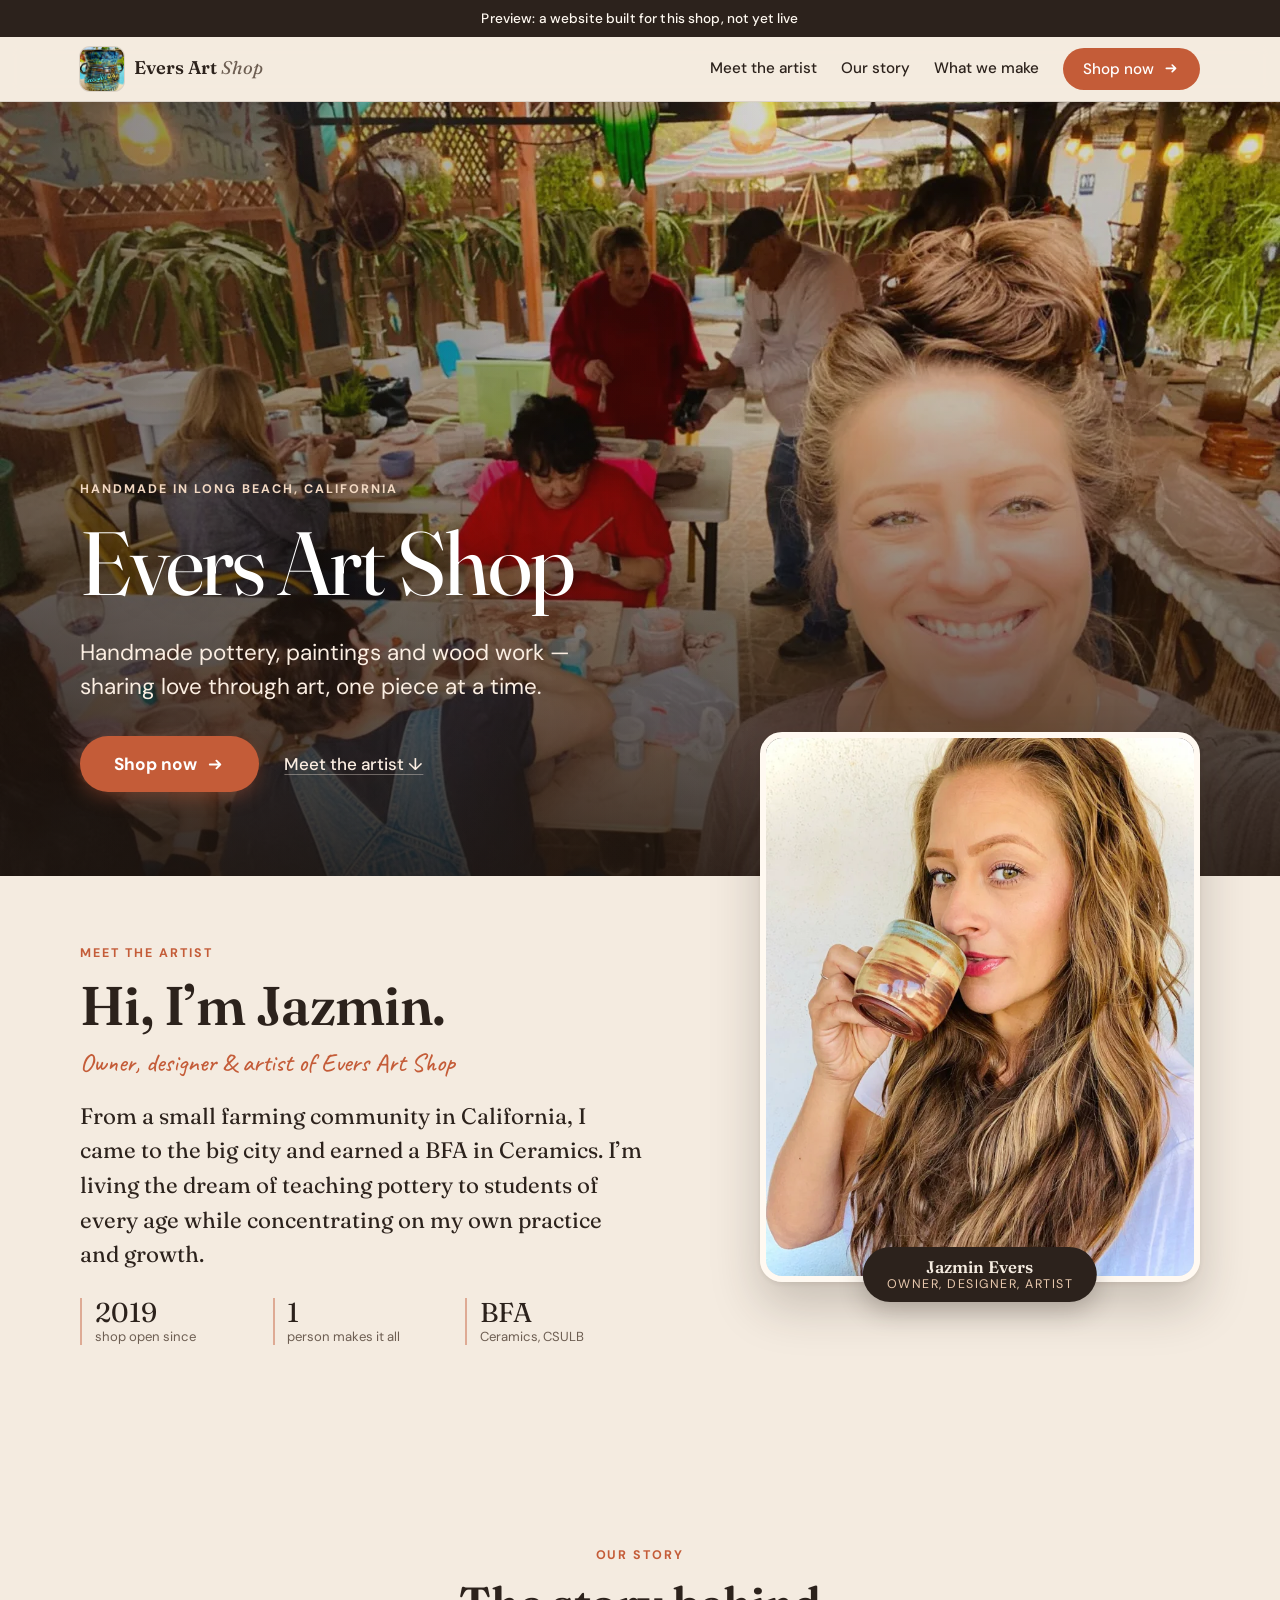
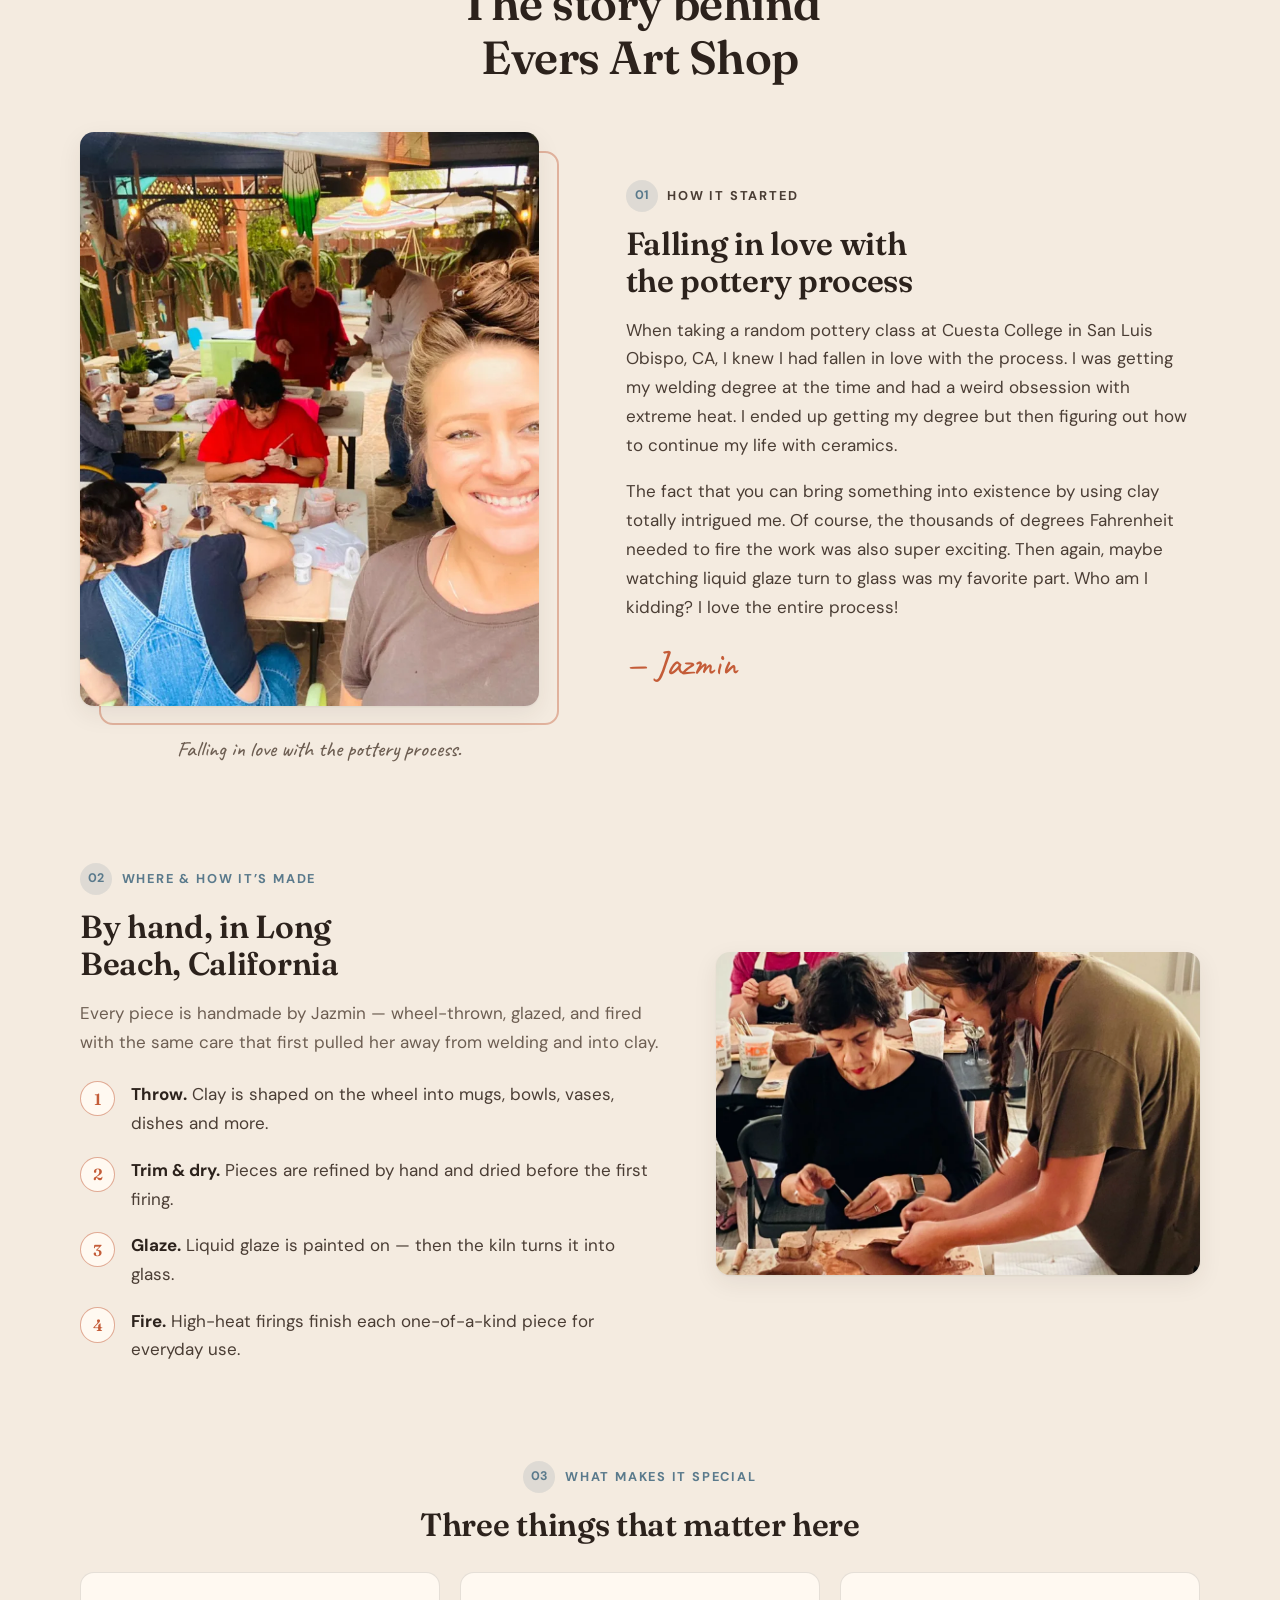
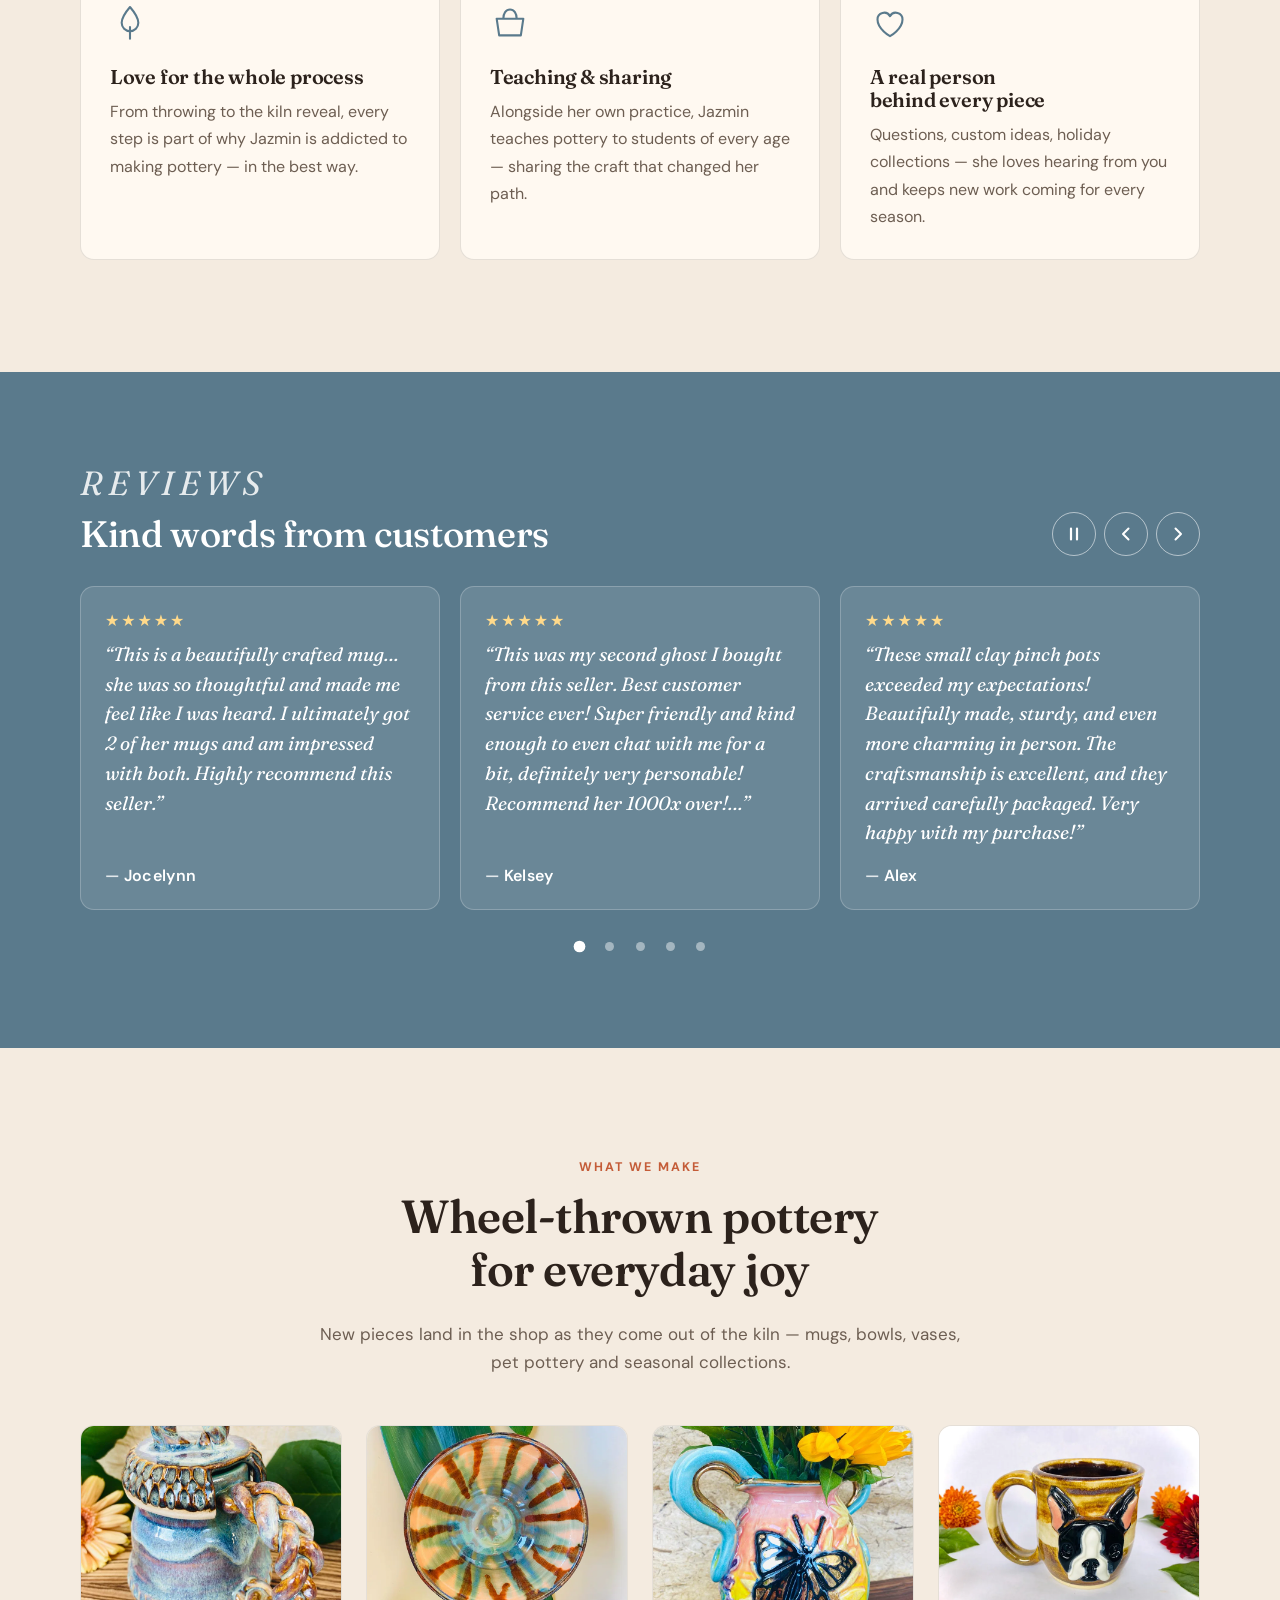
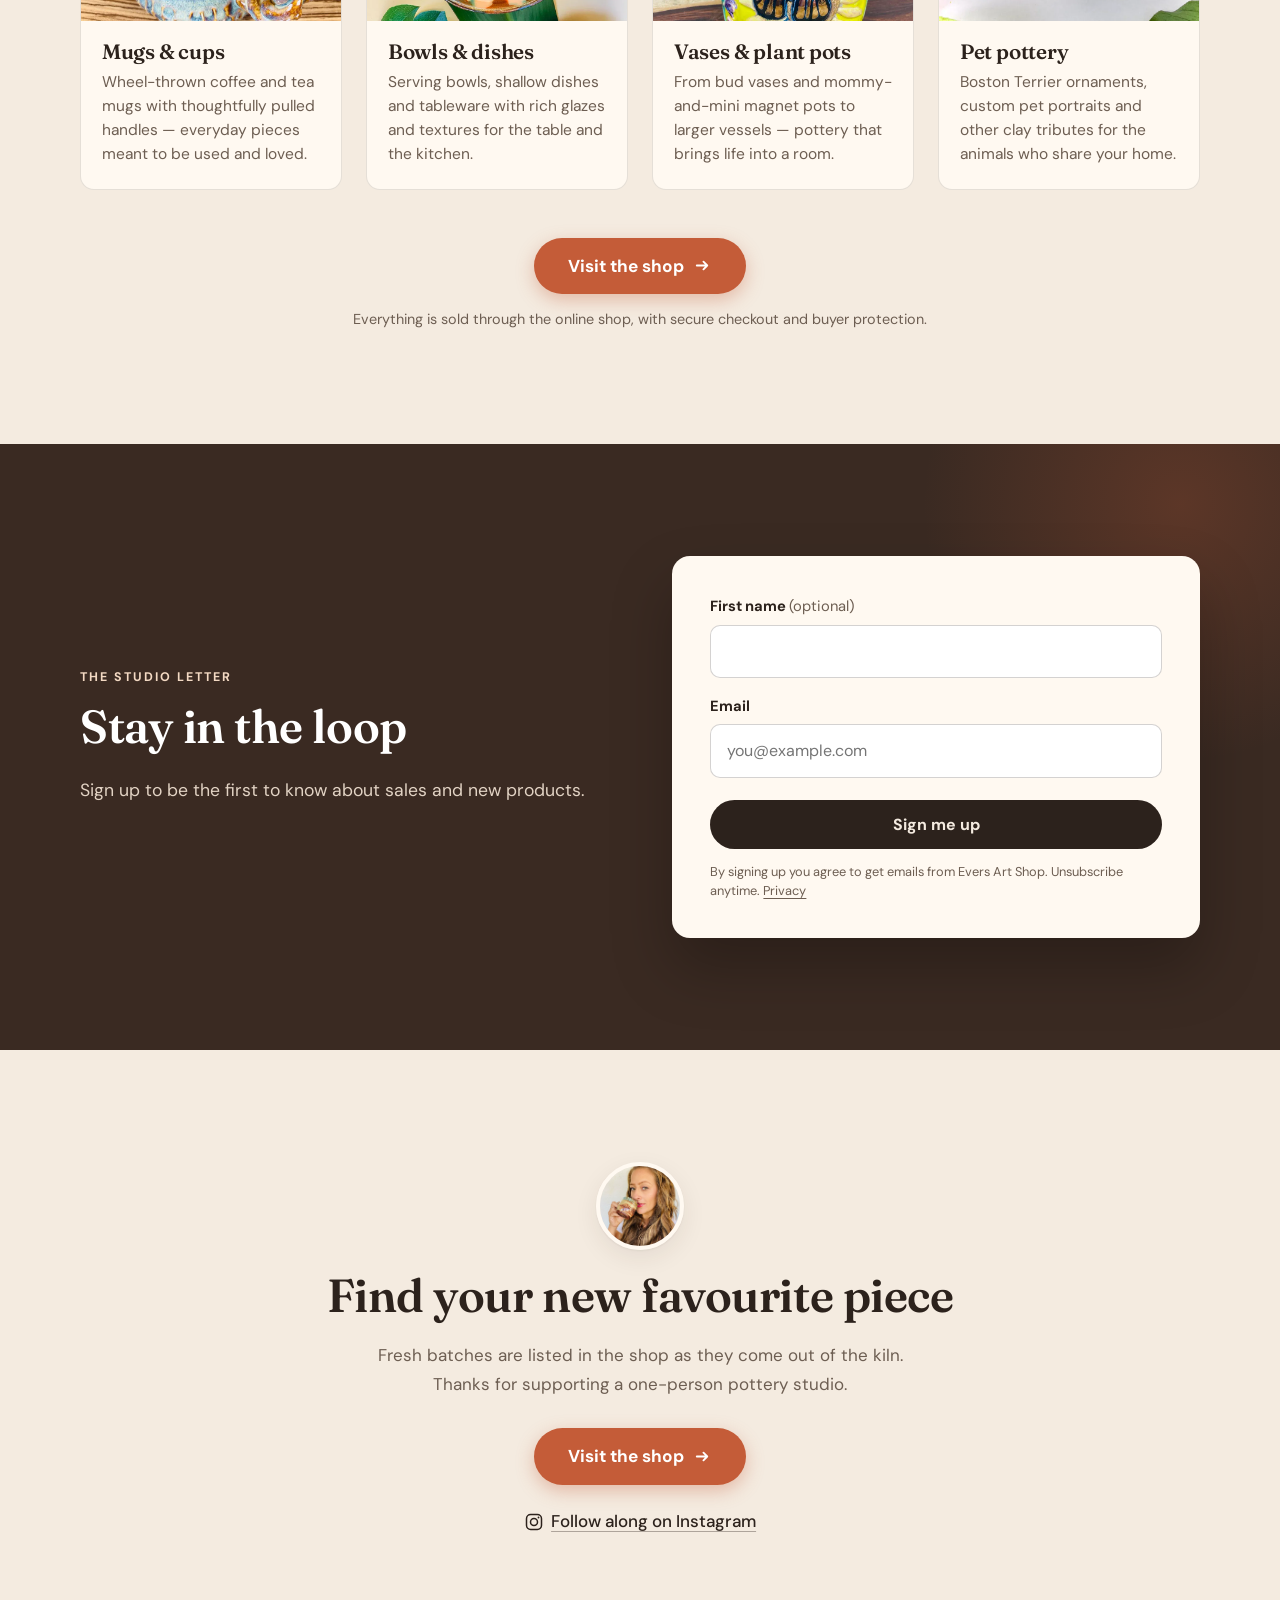
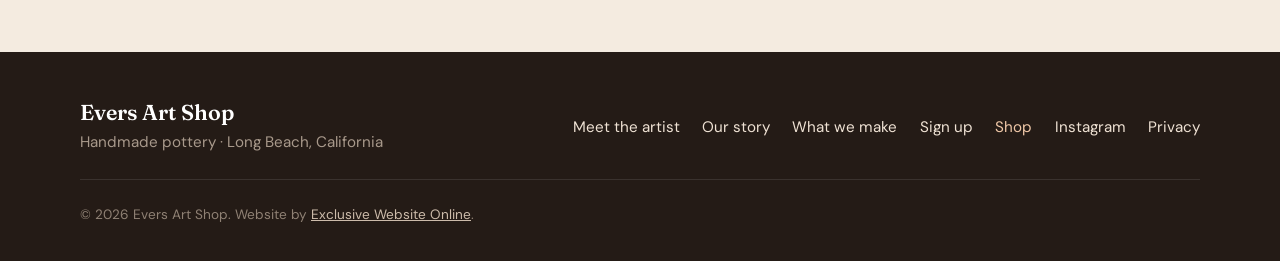
<file: index.html>
<!doctype html>
<html lang="en">
<head>
<meta name="robots" content="noindex, nofollow">
<title>Evers Art Shop · Wheel-thrown pottery from Long Beach, CA</title>
<meta name="description" content="The story behind Evers Art Shop: handmade pottery by Jazmin Evers in Long Beach, California. Sign up to be the first to know about sales and new products.">
<meta property="og:title" content="Evers Art Shop">
<meta property="og:description" content="Wheel-thrown pottery from my hands, heart and home to yours — Long Beach, CA.">
<meta property="og:image" content="img/owner.webp">
<meta property="og:type" content="website">
<meta charset="utf-8">
<meta name="viewport" content="width=device-width, initial-scale=1">
<meta name="theme-color" content="#f6efe4">
<link rel="icon" href="data:image/svg+xml,%3Csvg xmlns='http://www.w3.org/2000/svg' viewBox='0 0 64 64'%3E%3Ccircle cx='32' cy='32' r='30' fill='%23c45c38'/%3E%3Ctext x='32' y='43' font-family='Georgia,serif' font-size='30' text-anchor='middle' fill='%23ffffff'%3EE%3C/text%3E%3C/svg%3E">

<link rel="preload" as="font" type="font/woff2" href="fonts/dm-sans-var.woff2" crossorigin>
<link rel="preload" as="font" type="font/woff2" href="fonts/fraunces-var.woff2" crossorigin>
<link rel="stylesheet" href="style.css">
<link rel="stylesheet" href="theme.css">
<link rel="preload" as="image" href="img/hero.webp" fetchpriority="high">
</head>
<body>

<a class="skip-link" href="#maker">Skip to content</a>

<div class="sample-banner" role="note" style="background:#2c221c;color:#fff9f1;">
  Preview: a website built for this shop, not yet live
</div>

<header class="site-header">
  <div class="container header-inner">
    <a class="brand" href="#top" aria-label="Evers Art Shop, home">
      <img class="brand-logo" src="img/logo.webp" alt="" width="44" height="44">
      <span class="brand-name">Evers Art <em>Shop</em></span>
    </a>
    <nav class="site-nav" aria-label="Main">
      <a href="#maker">Meet the artist</a>
      <a href="#story">Our story</a>
      <a href="#make">What we make</a>
      <a class="btn btn-primary btn-shop js-shop nav-shop" href="https://www.etsy.com/shop/EversArtShop">Shop now<svg class="btn-arrow" viewBox="0 0 20 20" aria-hidden="true"><path d="M4 10h11m-4-4 4 4-4 4" fill="none" stroke="currentColor" stroke-width="2" stroke-linecap="round" stroke-linejoin="round"/></svg></a>
    </nav>
  </div>
</header>

<main id="top">

  <section class="hero">
    <img class="hero-img" src="img/hero.webp" width="1280" height="850"
         alt="Handmade pottery and studio life at Evers Art Shop" fetchpriority="high">
    <div class="hero-overlay" aria-hidden="true"></div>
    <div class="container hero-content">
      <p class="eyebrow eyebrow--light">Handmade in Long Beach, California</p>
      <h1>Evers Art Shop</h1>
      <p class="hero-tagline">Handmade pottery, paintings and wood work — sharing love through art, one piece at a time.</p>
      <div class="hero-actions">
        <a class="btn btn-primary btn-shop js-shop btn-lg" href="https://www.etsy.com/shop/EversArtShop">Shop now<svg class="btn-arrow" viewBox="0 0 20 20" aria-hidden="true"><path d="M4 10h11m-4-4 4 4-4 4" fill="none" stroke="currentColor" stroke-width="2" stroke-linecap="round" stroke-linejoin="round"/></svg></a>
        <a class="link-secondary link-secondary--light" href="#maker">Meet the artist &darr;</a>
      </div>
    </div>
  </section>

  <section id="maker" class="maker" aria-labelledby="maker-title">
    <div class="container maker-grid">
      <figure class="maker-photo">
        <img src="img/owner.webp" width="700" height="875"
             alt="Jazmin Evers, the potter behind Evers Art Shop">
        <figcaption class="maker-badge">
          <strong>Jazmin Evers</strong>
          <span>Owner, Designer, Artist</span>
        </figcaption>
      </figure>

      <div class="maker-text">
        <p class="eyebrow">Meet the artist</p>
        <h2 id="maker-title">Hi, I&rsquo;m Jazmin.</h2>
        <p class="maker-role">Owner, designer &amp; artist of Evers Art Shop</p>

        <!--ewo:maker-lead--><p class="lead">From a small farming community in California, I came to the big city and earned a BFA in Ceramics. I’m living the dream of teaching pottery to students of every age while concentrating on my own practice and growth.</p><!--/ewo:maker-lead-->
        <ul class="maker-facts">
          <li><strong>2019</strong><span>shop open since</span></li>
          <li><strong>1</strong><span>person makes it all</span></li>
          <li><strong>BFA</strong><span>Ceramics, CSULB</span></li>
        </ul>
      </div>
    </div>
  </section>

  <section id="story" class="section story">
    <div class="container">
      <div class="section-head">
        <p class="eyebrow">Our story</p>
        <h2>The story behind Evers Art Shop</h2>
      </div>
    </div>

    <div class="container story-grid">
      <figure class="story-photo">
        <div class="photo-frame">
          <img src="img/story.webp" width="720" height="900" loading="lazy"
               alt="Jazmin in the pottery studio with finished work">
        </div>
        <figcaption>Falling in love with the pottery process.</figcaption>
      </figure>

      <div class="story-text">
        <p class="block-label"><span>01</span> How it started</p>
        <!--ewo:story-body--><h3>Falling in love with the pottery process</h3>
        <p>When taking a random pottery class at Cuesta College in San Luis Obispo, CA, I knew I had fallen in love with the process. I was getting my welding degree at the time and had a weird obsession with extreme heat. I ended up getting my degree but then figuring out how to continue my life with ceramics.</p>
        <p>The fact that you can bring something into existence by using clay totally intrigued me. Of course, the thousands of degrees Fahrenheit needed to fire the work was also super exciting. Then again, maybe watching liquid glaze turn to glass was my favorite part. Who am I kidding? I love the entire process!</p>
        <!--/ewo:story-body-->
        <p class="signature">&mdash; Jazmin</p>
      </div>
    </div>

    <div class="container process">
      <div class="process-text">
        <p class="block-label"><span>02</span> Where &amp; how it&rsquo;s made</p>
        <!--ewo:made-body--><h3>By hand, in Long Beach, California</h3>
        <p class="muted">Every piece is handmade by Jazmin — wheel-thrown, glazed, and fired with the same care that first pulled her away from welding and into clay.</p>
        <!--/ewo:made-body--><ol class="steps">
          <li><strong>Throw.</strong> Clay is shaped on the wheel into mugs, bowls, vases, dishes and more.</li>
          <li><strong>Trim &amp; dry.</strong> Pieces are refined by hand and dried before the first firing.</li>
          <li><strong>Glaze.</strong> Liquid glaze is painted on — then the kiln turns it into glass.</li>
          <li><strong>Fire.</strong> High-heat firings finish each one-of-a-kind piece for everyday use.</li>
        </ol>
      </div>
      <div class="process-media">
        <img src="img/process.webp" width="1000" height="667" loading="lazy"
             alt="Pottery in progress at Evers Art Shop">
      </div>
    </div>

    <div class="container">
      <div class="values-head">
        <p class="block-label"><span>03</span> What makes it special</p>
        <h3>Three things that matter here</h3>
      </div>
      <div class="values">
        <article class="value">
          <svg class="value-icon" viewBox="0 0 48 48" aria-hidden="true"><path d="M24 6c6 7 10 13 10 19a10 10 0 0 1-20 0c0-6 4-12 10-19Z" fill="none" stroke="currentColor" stroke-width="2.5" stroke-linejoin="round"/><path d="M24 44V30" stroke="currentColor" stroke-width="2.5" stroke-linecap="round"/></svg>
          <h4>Love for the whole process</h4>
          <p>From throwing to the kiln reveal, every step is part of why Jazmin is addicted to making pottery — in the best way.</p>
        </article>
        <article class="value">
          <svg class="value-icon" viewBox="0 0 48 48" aria-hidden="true"><path d="M8 20h32l-3 20H11L8 20Z" fill="none" stroke="currentColor" stroke-width="2.5" stroke-linejoin="round"/><path d="M16 20c0-6 3-11 8-11s8 5 8 11" fill="none" stroke="currentColor" stroke-width="2.5"/></svg>
          <h4>Teaching &amp; sharing</h4>
          <p>Alongside her own practice, Jazmin teaches pottery to students of every age — sharing the craft that changed her path.</p>
        </article>
        <article class="value">
          <svg class="value-icon" viewBox="0 0 48 48" aria-hidden="true"><path d="M24 41s-15-8.5-15-20a8 8 0 0 1 15-4 8 8 0 0 1 15 4c0 11.5-15 20-15 20Z" fill="none" stroke="currentColor" stroke-width="2.5" stroke-linejoin="round"/></svg>
          <h4>A real person behind every piece</h4>
          <p>Questions, custom ideas, holiday collections — she loves hearing from you and keeps new work coming for every season.</p>
        </article>
      </div>
    </div>
  </section>

  <section id="reviews" class="quote-band testimonials" aria-roledescription="carousel" aria-labelledby="reviews-title">
    <div class="container" data-slider>
      <div class="testimonials-head">
        <div>
          <p class="eyebrow">Reviews</p>
          <h2 id="reviews-title">Kind words from customers</h2>
        </div>
        <div class="t-controls" hidden>
          <button type="button" class="t-btn" data-toggle aria-pressed="false" aria-label="Pause automatic slide show"><svg class="i-pause" viewBox="0 0 20 20" aria-hidden="true"><path d="M7 4.5v11M13 4.5v11" fill="none" stroke="currentColor" stroke-width="2.2" stroke-linecap="round"/></svg><svg class="i-play" viewBox="0 0 20 20" aria-hidden="true" style="display:none"><path d="M6.5 4.5v11l9-5.5z" fill="currentColor"/></svg></button>
          <button type="button" class="t-btn" data-prev aria-label="Previous review"><svg viewBox="0 0 20 20" aria-hidden="true"><path d="M12.5 4.5 7 10l5.5 5.5" fill="none" stroke="currentColor" stroke-width="2" stroke-linecap="round" stroke-linejoin="round"/></svg></button>
          <button type="button" class="t-btn" data-next aria-label="Next review"><svg viewBox="0 0 20 20" aria-hidden="true"><path d="M7.5 4.5 13 10l-5.5 5.5" fill="none" stroke="currentColor" stroke-width="2" stroke-linecap="round" stroke-linejoin="round"/></svg></button>
        </div>
      </div>
      <div class="t-track" tabindex="0" role="region" aria-label="Reviews, scroll sideways for more">
        <!--ewo:reviews--><div class="t-slide">
          <div>
            <p class="t-stars" role="img" aria-label="5 out of 5 stars">&#9733;&#9733;&#9733;&#9733;&#9733;</p>
            <blockquote><p>&ldquo;This is a beautifully crafted mug… she was so thoughtful and made me feel like I was heard. I ultimately got 2 of her mugs and am impressed with both. Highly recommend this seller.&rdquo;</p></blockquote>
          </div>
          <p class="t-name">Jocelynn</p>
        </div>
        <div class="t-slide">
          <div>
            <p class="t-stars" role="img" aria-label="5 out of 5 stars">&#9733;&#9733;&#9733;&#9733;&#9733;</p>
            <blockquote><p>&ldquo;This was my second ghost I bought from this seller. Best customer service ever! Super friendly and kind enough to even chat with me for a bit, definitely very personable! Recommend her 1000x over!…&rdquo;</p></blockquote>
          </div>
          <p class="t-name">Kelsey</p>
        </div>
        <div class="t-slide">
          <div>
            <p class="t-stars" role="img" aria-label="5 out of 5 stars">&#9733;&#9733;&#9733;&#9733;&#9733;</p>
            <blockquote><p>&ldquo;These small clay pinch pots exceeded my expectations! Beautifully made, sturdy, and even more charming in person. The craftsmanship is excellent, and they arrived carefully packaged. Very happy with my purchase!&rdquo;</p></blockquote>
          </div>
          <p class="t-name">Alex</p>
        </div>
        <div class="t-slide">
          <div>
            <p class="t-stars" role="img" aria-label="5 out of 5 stars">&#9733;&#9733;&#9733;&#9733;&#9733;</p>
            <blockquote><p>&ldquo;Great communication with seller, speedy shipping and delivery. Great quality product with exceptional details on the artwork. Spitting image of the model used.&rdquo;</p></blockquote>
          </div>
          <p class="t-name">Eddie</p>
        </div>
        <div class="t-slide">
          <div>
            <p class="t-stars" role="img" aria-label="5 out of 5 stars">&#9733;&#9733;&#9733;&#9733;&#9733;</p>
            <blockquote><p>&ldquo;absolutely perfect! and You have brindle as an option for Bostons which is so hard for me to find. I got it for my mom as a birthday gift and she was so EXCITED about it! 10/10&rdquo;</p></blockquote>
          </div>
          <p class="t-name">Danny</p>
        </div>
        <div class="t-slide">
          <div>
            <p class="t-stars" role="img" aria-label="5 out of 5 stars">&#9733;&#9733;&#9733;&#9733;&#9733;</p>
            <blockquote><p>&ldquo;Jazmin was so responsive, and make my ordering process SO easy!! I will definitely be keeping an eye in her shop and ordering again in the future!&rdquo;</p></blockquote>
          </div>
          <p class="t-name">Meghan</p>
        </div>
        <div class="t-slide">
          <div>
            <p class="t-stars" role="img" aria-label="5 out of 5 stars">&#9733;&#9733;&#9733;&#9733;&#9733;</p>
            <blockquote><p>&ldquo;…These are so cute just what i was hoping for, and thank you so much for the beautiful gift. Makes me want to play with clay&rdquo;</p></blockquote>
          </div>
          <p class="t-name">Heather</p>
        </div><!--/ewo:reviews-->
      </div>
      <div class="t-dots"></div>
    </div>
  </section>

  <section id="make" class="section make">
    <div class="container">
      <div class="section-head">
        <p class="eyebrow">What we make</p>
        <h2>Wheel-thrown pottery for everyday joy</h2>
        <p class="muted">New pieces land in the shop as they come out of the kiln — mugs, bowls, vases, pet pottery and seasonal collections.</p>
      </div>

      <ul class="categories">
        <li class="category">
          <img src="img/cat-mugs.webp" width="870" height="650" loading="lazy" alt="Handmade ceramic mug from Evers Art Shop">
          <div class="category-body">
            <h3>Mugs &amp; cups</h3>
            <p>Wheel-thrown coffee and tea mugs with thoughtfully pulled handles — everyday pieces meant to be used and loved.</p>
          </div>
        </li>
        <li class="category">
          <img src="img/cat-bowls.webp" width="870" height="650" loading="lazy" alt="Handmade ceramic bowl from Evers Art Shop">
          <div class="category-body">
            <h3>Bowls &amp; dishes</h3>
            <p>Serving bowls, shallow dishes and tableware with rich glazes and textures for the table and the kitchen.</p>
          </div>
        </li>
        <li class="category">
          <img src="img/cat-vases.webp" width="870" height="650" loading="lazy" alt="Handmade ceramic vase from Evers Art Shop">
          <div class="category-body">
            <h3>Vases &amp; plant pots</h3>
            <p>From bud vases and mommy-and-mini magnet pots to larger vessels — pottery that brings life into a room.</p>
          </div>
        </li>
        <li class="category">
          <img src="img/cat-pet.webp" width="870" height="650" loading="lazy" alt="Handmade pet pottery from Evers Art Shop">
          <div class="category-body">
            <h3>Pet pottery</h3>
            <p>Boston Terrier ornaments, custom pet portraits and other clay tributes for the animals who share your home.</p>
          </div>
        </li>
      </ul>

      <div class="shop-cta">
        <a class="btn btn-primary btn-shop js-shop btn-lg" href="https://www.etsy.com/shop/EversArtShop">Visit the shop<svg class="btn-arrow" viewBox="0 0 20 20" aria-hidden="true"><path d="M4 10h11m-4-4 4 4-4 4" fill="none" stroke="currentColor" stroke-width="2" stroke-linecap="round" stroke-linejoin="round"/></svg></a>
        <p class="muted small">Everything is sold through the online shop, with secure checkout and buyer protection.</p>
      </div>
    </div>
  </section>

  <section id="join" class="section join">
    <div class="container join-inner">
      <div class="join-copy">
        <p class="eyebrow eyebrow--light">The studio letter</p>
        <h2>Stay in the loop</h2>
        <!--ewo:join-text--><p>Sign up to be the first to know about sales and new products.</p><!--/ewo:join-text-->
      </div>

      <div class="join-box">
        <form id="signup" class="signup js-signup" action="https://script.google.com/macros/s/AKfycbwM8969U-0HjBFBlDRyBb0HBU5hyh1Fn8ZZG0k0yXCxzpXP4FOaskpl7tL14DuU6Gcr/exec" method="post" data-success="#join-success">
          <div class="field">
            <label for="name">First name <span class="optional">(optional)</span></label>
            <input id="name" name="name" type="text" autocomplete="given-name" maxlength="80">
          </div>
          <div class="field">
            <label for="email">Email</label>
            <input id="email" name="email" type="email" autocomplete="email" inputmode="email" required maxlength="254" placeholder="you@example.com">
          </div>
          <div class="hp" aria-hidden="true">
            <label for="website">Leave this empty</label>
            <input id="website" name="website" type="text" tabindex="-1" autocomplete="off">
          </div>
          <input type="hidden" name="source" value="website">
          <button class="btn btn-dark btn-block" type="submit">Sign me up</button>
          <p class="form-msg" role="status" aria-live="polite"></p>
          <p class="consent">By signing up you agree to get emails from Evers Art Shop. Unsubscribe anytime. <a href="privacy.html" target="_blank" rel="noopener">Privacy</a></p>
          <input type="hidden" name="slug" value="eversartshop">
</form>

        <div class="signup-success" id="join-success" hidden tabindex="-1">
          <p class="success-title">You&rsquo;re in! 🎉</p>
          <p class="success-msg js-msg"></p><!--ewo:join-code--><!--/ewo:join-code-->
          <a class="btn btn-primary btn-shop js-shop btn-block" href="https://www.etsy.com/shop/EversArtShop">Continue to the shop<svg class="btn-arrow" viewBox="0 0 20 20" aria-hidden="true"><path d="M4 10h11m-4-4 4 4-4 4" fill="none" stroke="currentColor" stroke-width="2" stroke-linecap="round" stroke-linejoin="round"/></svg></a>
        </div>
      </div>
    </div>
  </section>

  <section class="section closing" aria-labelledby="closing-title">
    <div class="container closing-inner">
      <img class="closing-avatar" src="img/owner.webp" width="700" height="875" loading="lazy" alt="">
      <h2 id="closing-title">Find your new favourite piece</h2>
      <p class="muted">Fresh batches are listed in the shop as they come out of the kiln. Thanks for supporting a one-person pottery studio.</p>
      <a class="btn btn-primary btn-shop js-shop btn-lg" href="https://www.etsy.com/shop/EversArtShop">Visit the shop<svg class="btn-arrow" viewBox="0 0 20 20" aria-hidden="true"><path d="M4 10h11m-4-4 4 4-4 4" fill="none" stroke="currentColor" stroke-width="2" stroke-linecap="round" stroke-linejoin="round"/></svg></a>
      <p class="closing-social">
        <a class="link-secondary" href="https://www.instagram.com/eversartshop/" target="_blank" rel="noopener">
          <svg viewBox="0 0 24 24" aria-hidden="true"><rect x="3" y="3" width="18" height="18" rx="5" fill="none" stroke="currentColor" stroke-width="1.8"/><circle cx="12" cy="12" r="4.2" fill="none" stroke="currentColor" stroke-width="1.8"/><circle cx="17.4" cy="6.6" r="1.1" fill="currentColor"/></svg>
          Follow along on Instagram
        </a>
      </p>
    </div>
  </section>

</main>

<footer class="site-footer">
  <div class="container footer-inner">
    <div>
      <p class="footer-brand">Evers Art Shop</p>
      <p class="muted-light">Handmade pottery &middot; Long Beach, California</p>
    </div>
    <div class="footer-links">
      <a href="#maker">Meet the artist</a>
      <a href="#story">Our story</a>
      <a href="#make">What we make</a>
      <a href="#join">Sign up</a>
      <a class="js-shop" href="https://www.etsy.com/shop/EversArtShop">Shop</a>
      <a href="https://www.instagram.com/eversartshop/" target="_blank" rel="noopener">Instagram</a>
      <a href="privacy.html">Privacy</a>
    </div>
    <p class="footer-legal">&copy; <span id="year">2026</span> Evers Art Shop. Website by <a href="https://exclusivewebsite.online" rel="noopener">Exclusive Website Online</a>.</p>
  </div>
</footer>

<dialog class="shop-modal" id="shop-modal" aria-labelledby="shop-modal-title" aria-describedby="shop-modal-desc">
  <div class="modal-card" tabindex="-1">
    <button class="modal-close" type="button" aria-label="Close" data-close>
      <svg viewBox="0 0 24 24" aria-hidden="true"><path d="M6 6l12 12M18 6 6 18" stroke="currentColor" stroke-width="2" stroke-linecap="round"/></svg>
    </button>
    <a class="modal-skip-top js-skip js-skip-top" href="https://www.etsy.com/shop/EversArtShop">Skip to the shop &rarr;</a>

    <div class="modal-step" data-step="form">
      <img class="modal-avatar" src="img/owner.webp" width="700" height="875" alt="">
      <p class="eyebrow">Before you go</p>
      <h2 id="shop-modal-title">Stay in the loop</h2>
      <!--ewo:modal-text--><p id="shop-modal-desc" class="modal-lead">Sign up to be the first to know about sales and new products.</p><!--/ewo:modal-text-->
      <form class="signup js-signup" action="https://script.google.com/macros/s/AKfycbwM8969U-0HjBFBlDRyBb0HBU5hyh1Fn8ZZG0k0yXCxzpXP4FOaskpl7tL14DuU6Gcr/exec" method="post" data-success="#modal-success" data-context="modal">
        <div class="field">
          <label for="m-name">First name <span class="optional">(optional)</span></label>
          <input id="m-name" name="name" type="text" autocomplete="given-name" maxlength="80">
        </div>
        <div class="field">
          <label for="m-email">Email</label>
          <input id="m-email" name="email" type="email" autocomplete="email" inputmode="email" required maxlength="254" placeholder="you@example.com">
        </div>
        <div class="hp" aria-hidden="true">
          <label for="m-website">Leave this empty</label>
          <input id="m-website" name="website" type="text" tabindex="-1" autocomplete="off">
        </div>
        <input type="hidden" name="source" value="shop-popup">
        <button class="btn btn-primary btn-block" type="submit">Sign me up</button>
        <p class="form-msg" role="status" aria-live="polite"></p>
        <p class="consent">By signing up you agree to get emails from Evers Art Shop. Unsubscribe anytime. <a href="privacy.html" target="_blank" rel="noopener">Privacy</a></p>
        <input type="hidden" name="slug" value="eversartshop">
</form>
      <a class="modal-skip js-skip" href="https://www.etsy.com/shop/EversArtShop">No thanks, take me to the shop &rarr;</a>
    </div>

    <div class="modal-step signup-success" id="modal-success" data-step="success" hidden tabindex="-1">
      <p class="success-title">You&rsquo;re in! 🎉</p>
      <p class="success-msg js-msg"></p><!--ewo:modal-code--><!--/ewo:modal-code-->
      <a class="btn btn-primary btn-lg btn-block js-continue" href="https://www.etsy.com/shop/EversArtShop">Continue to the shop<svg class="btn-arrow" viewBox="0 0 20 20" aria-hidden="true"><path d="M4 10h11m-4-4 4 4-4 4" fill="none" stroke="currentColor" stroke-width="2" stroke-linecap="round" stroke-linejoin="round"/></svg></a>
    </div>
  </div>
</dialog>

<script src="signup.js" defer></script>
<script src="main.js?v=20261008" defer></script>
<script>window.goatcounter={path:function(p){return location.host+p}}</script>
<script data-goatcounter="https://exclusivewebsite.goatcounter.com/count" async src="//gc.zgo.at/count.js"></script>
<script src="track.js?v=20261020" data-ewo-slug="eversartshop" defer></script>
</body>
</html>
</file>
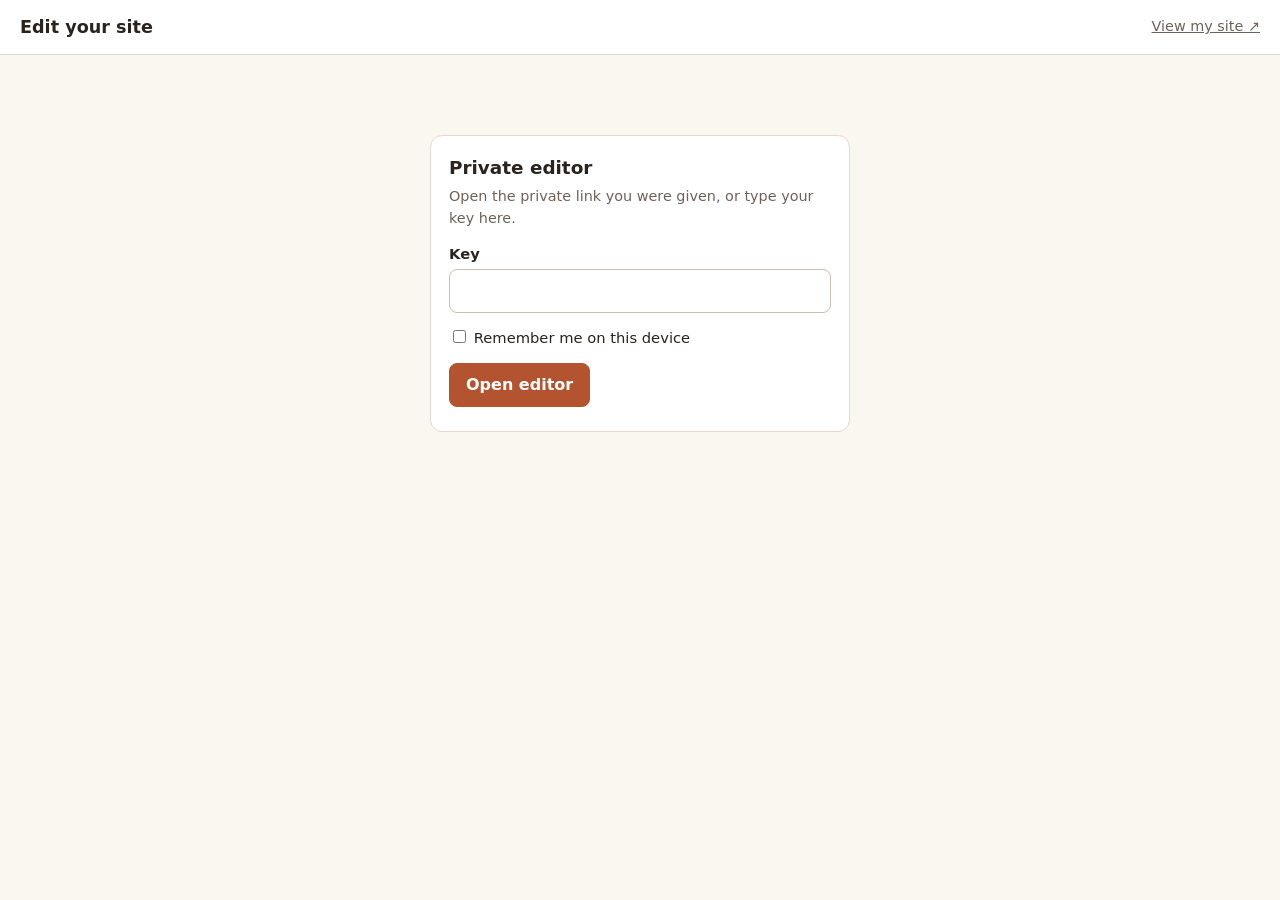
<file: edit/index.html>
<!doctype html>
<html lang="en">
<head>
<meta charset="utf-8">
<meta name="viewport" content="width=device-width, initial-scale=1">
<meta name="robots" content="noindex, nofollow, noarchive">
<meta name="referrer" content="no-referrer">
<title>Edit your site</title>
<style>
:root { --ink:#2b231d; --muted:#6f6158; --line:#e4d9cc; --bg:#faf6f0; --accent:#b4532f; --ok:#2f7a45; --bad:#b3261e; }
* { box-sizing: border-box; }
body { margin:0; font:16px/1.5 system-ui,-apple-system,"Segoe UI",Roboto,sans-serif; color:var(--ink); background:var(--bg); }
header { background:#fff; border-bottom:1px solid var(--line); padding:14px 20px; display:flex; gap:12px; align-items:center; justify-content:space-between; position:sticky; top:0; z-index:5; }
header h1 { font-size:1.1rem; margin:0; }
header a { color:var(--muted); font-size:.9rem; }
main { max-width:820px; margin:0 auto; padding:20px 16px 120px; }
section { background:#fff; border:1px solid var(--line); border-radius:12px; padding:18px 18px 8px; margin:0 0 18px; }
h2 { font-size:1.15rem; margin:0 0 4px; }
.hint { color:var(--muted); font-size:.9rem; margin:0 0 14px; }
label { display:block; font-weight:600; font-size:.92rem; margin:0 0 4px; }
.f { margin:0 0 14px; }
input[type=text], input[type=password], textarea, select { width:100%; font:inherit; padding:9px 11px; border:1px solid #cdbfb0; border-radius:8px; background:#fff; color:inherit; }
textarea { min-height:90px; resize:vertical; }
textarea.tall { min-height:220px; }
.count { color:var(--muted); font-size:.78rem; text-align:right; }
.photos { display:grid; grid-template-columns:repeat(auto-fill,minmax(170px,1fr)); gap:14px; margin-bottom:12px; }
.ph { border:1px solid var(--line); border-radius:10px; padding:8px; font-size:.85rem; }
.ph img { width:100%; border-radius:6px; display:block; background:#eee; object-fit:cover; }
.ph .new { color:var(--ok); font-weight:600; }
.ph label.btn { display:inline-block; margin-top:6px; }
.rv { border:1px solid var(--line); border-radius:10px; padding:12px; margin:0 0 12px; }
.rv .row { display:flex; gap:10px; }
.rv .row > :first-child { flex:1; }
.rv select { width:auto; }
button, .btn { font:inherit; font-weight:600; border-radius:8px; padding:9px 16px; border:1px solid #cdbfb0; background:#fff; color:var(--ink); cursor:pointer; }
.btn-main { background:var(--accent); border-color:var(--accent); color:#fff; }
button:disabled { opacity:.55; cursor:default; }
.link { border:0; background:none; color:var(--bad); padding:4px 0; font-weight:500; text-decoration:underline; }
.bar { position:fixed; left:0; right:0; bottom:0; background:#fff; border-top:1px solid var(--line); padding:12px 16px; display:flex; gap:10px; align-items:center; justify-content:center; flex-wrap:wrap; z-index:5; }
#msg { flex-basis:100%; text-align:center; font-size:.92rem; min-height:1.2em; margin:0; }
.ok { color:var(--ok); } .bad { color:var(--bad); }
#login { max-width:420px; margin:60px auto; }
[hidden] { display:none !important; }
</style>
</head>
<body>
<header><h1 id="title">Edit your site</h1><a id="view" href="/" target="_blank" rel="noopener">View my site &#8599;</a></header>
<main>
  <section id="login" hidden>
    <h2>Private editor</h2>
    <p class="hint">Open the private link you were given, or type your key here.</p>
    <form id="loginf"><div class="f"><label for="key">Key</label><input id="key" type="password" autocomplete="current-password" required></div>
    <div class="f"><label style="font-weight:400"><input id="remember" type="checkbox"> Remember me on this device</label></div>
    <button class="btn-main">Open editor</button><p id="lmsg" class="bad"></p></form>
  </section>

  <div id="ed" hidden>
    <section>
      <h2>Meet the Artist</h2>
      <p class="hint">Your intro and story. Leave an empty line between paragraphs.</p>
      <div class="f"><label for="intro">Intro (next to your photo)</label><textarea id="intro" maxlength="700"></textarea></div>
      <div class="f"><label for="heading">Story heading</label><input id="heading" type="text" maxlength="120"></div>
      <div class="f"><label for="paras">Your story</label><textarea id="paras" class="tall"></textarea></div>
      <div id="madebox">
        <div class="f"><label for="madeHeading">&ldquo;How it&rsquo;s made&rdquo; heading</label><input id="madeHeading" type="text" maxlength="120"></div>
        <div class="f"><label for="made">&ldquo;How it&rsquo;s made&rdquo; text</label><textarea id="made" maxlength="1500"></textarea></div>
      </div>
    </section>

    <section>
      <h2>Photos</h2>
      <p class="hint">Tap &ldquo;Replace&rdquo; to pick a new photo. It is resized and cropped to fit that spot automatically.</p>
      <div class="photos" id="photos"></div>
    </section>

    <section>
      <h2>Sign-up offer</h2>
      <p class="hint">Shown in the &ldquo;Stay in the loop&rdquo; box and the pop-up. The code (optional) is shown to people right after they sign up.</p>
      <div class="f"><label for="stext">Sign-up text</label><textarea id="stext" maxlength="300"></textarea></div>
      <div class="f"><label for="offer">Offer (optional), e.g. &ldquo;Get 10% off your first order.&rdquo;</label><input id="offer" type="text" maxlength="140"></div>
      <div class="f"><label for="code">Discount code (optional), the same code you made in Etsy</label><input id="code" type="text" maxlength="30" autocapitalize="characters"></div>
    </section>

    <section>
      <h2>Reviews</h2>
      <p class="hint">Use real reviews from your Etsy shop, copied as written, with the name exactly as Etsy shows it. Keep 5 to 8.</p>
      <div id="reviews"></div>
      <p><button type="button" id="addrv">+ Add a review</button></p>
    </section>
  </div>
</main>
<div class="bar" id="bar" hidden>
  <button class="btn-main" id="save" disabled>Save &amp; publish</button>
  <button id="undo">Undo last save</button>
  <p id="msg" role="status" aria-live="polite"></p>
</div>
<script>
(function () {
  'use strict';
  var API = 'https://script.google.com/macros/s/AKfycbzNglj2D1JLmRz2y4wCOYXoHbFB5seXoo6XNYR0ykrJtllrplPJt1ArrEl_TS_9ILY-/exec';
  var slug = (location.hostname.split('.')[0] || '').toLowerCase();
  if (/^(localhost|127)/.test(location.hostname)) slug = new URLSearchParams(location.search).get('slug') || slug;
  var key = '', data = null, images = {}, dirty = false;
  var $ = function (id) { return document.getElementById(id); };
  function msg(t, cls) { var m = $('msg'); m.textContent = t; m.className = cls || ''; }
  function api(body) {
    body.slug = slug; body.key = key;
    return fetch(API, { method: 'POST', body: JSON.stringify(body), redirect: 'follow', credentials: 'omit' })
      .then(function (r) { return r.json(); })
      .catch(function () { return { ok: false, message: 'Could not reach the editor. Check your connection and try again.' }; });
  }

  // key: #k=... in the link (never sent to any server), or typed, optionally remembered on this device
  var h = new URLSearchParams(location.hash.slice(1));
  key = h.get('k') || localStorage.getItem('ewo-key-' + slug) || '';
  if (h.get('k')) history.replaceState(null, '', location.pathname + location.search);
  $('loginf').onsubmit = function (e) { e.preventDefault(); key = $('key').value.trim(); if ($('remember').checked) localStorage.setItem('ewo-key-' + slug, key); open(); };
  function showLogin(t) { $('login').hidden = false; $('ed').hidden = true; $('bar').hidden = true; $('lmsg').textContent = t || ''; }
  function open() {
    if (!key) return showLogin();
    $('lmsg').textContent = 'Opening\u2026';
    api({ action: 'load' }).then(function (r) {
      if (!r.ok) { localStorage.removeItem('ewo-key-' + slug); return showLogin(r.message); }
      fill(r.content); $('login').hidden = true; $('ed').hidden = false; $('bar').hidden = false;
    });
  }

  function fill(c) {
    data = c; images = {}; dirty = false; $('save').disabled = true;
    $('title').textContent = 'Edit ' + (c.shop || 'your site');
    $('intro').value = c.story.intro; $('heading').value = c.story.heading; $('paras').value = c.story.paragraphs.join('\n\n');
    $('madebox').hidden = !c.story.madeHeading; $('madeHeading').value = c.story.madeHeading || ''; $('made').value = c.story.made || '';
    $('stext').value = c.signup.text; $('offer').value = c.signup.offer || ''; $('code').value = c.signup.code || '';
    var ph = $('photos'); ph.innerHTML = '';
    Object.keys(c.photos).forEach(function (k) {
      var p = c.photos[k], d = document.createElement('div'); d.className = 'ph';
      d.innerHTML = '<img alt="" style="aspect-ratio:' + p.w + '/' + p.h + '"><div class="cap"></div><span class="new" hidden>New photo, not saved yet</span><br>' +
        '<label class="btn">Replace<input type="file" accept="image/*" hidden></label>';
      d.querySelector('img').src = '../' + p.src;
      d.querySelector('.cap').textContent = p.label;
      d.querySelector('input').onchange = function (e) { var f = e.target.files[0]; if (f) prep(f, p, k, d); };
      ph.appendChild(d);
    });
    $('reviews').innerHTML = ''; c.reviews.forEach(addReview);
  }
  function addReview(r) {
    r = r || { name: '', text: '', stars: 5 };
    var d = document.createElement('div'); d.className = 'rv';
    d.innerHTML = '<div class="row"><div class="f"><label>Name (as Etsy shows it)</label><input type="text" class="n" maxlength="40"></div>' +
      '<div class="f"><label>Stars</label><select class="s"><option>5</option><option>4</option><option>3</option></select></div></div>' +
      '<div class="f"><label>Review</label><textarea class="t" maxlength="700"></textarea></div><button type="button" class="link">Remove this review</button>';
    d.querySelector('.n').value = r.name; d.querySelector('.t').value = r.text; d.querySelector('.s').value = String(r.stars || 5);
    d.querySelector('.link').onclick = function () { d.remove(); changed(); };
    $('reviews').appendChild(d);
  }
  $('addrv').onclick = function () { if ($('reviews').children.length >= 8) return msg('You can have up to 8 reviews.', 'bad'); addReview(); changed(); };
  function changed() { dirty = true; $('save').disabled = false; msg(''); }
  document.addEventListener('input', function (e) { if (e.target.closest('#ed') && e.target.type !== 'file') changed(); });
  window.addEventListener('beforeunload', function (e) { if (dirty) { e.preventDefault(); e.returnValue = ''; } });

  // photo: crop to the spot's shape, max 1.5x its size (<= 1800px), WebP/JPEG under ~600 KB
  function prep(file, p, k, card) {
    msg('Preparing photo\u2026');
    var url = URL.createObjectURL(file), img = new Image();
    img.onload = function () {
      var ratio = p.w / p.h, sw = img.naturalWidth, sh = img.naturalHeight, cw = sw, ch = sh;
      if (sw / sh > ratio) cw = Math.round(sh * ratio); else ch = Math.round(sw / ratio);
      var W = Math.min(cw, Math.round(Math.min(p.w * 1.5, 1800))), H = Math.round(W / ratio);
      var cv = document.createElement('canvas'); cv.width = W; cv.height = H;
      var g = cv.getContext('2d'); g.imageSmoothingQuality = 'high';
      g.drawImage(img, (sw - cw) / 2, (sh - ch) / 2, cw, ch, 0, 0, W, H);
      URL.revokeObjectURL(url);
      (function tryq(q) {
        cv.toBlob(function (b) {
          if (!b) return msg('That photo could not be read. Try a JPEG.', 'bad');
          if (b.size > 600000 && q > 0.45) return tryq(q - 0.1);
          if (b.size > 690000) return msg('That photo is too large even after shrinking. Try another.', 'bad');
          var fr = new FileReader();
          fr.onload = function () {
            images[k] = { type: b.type, data: String(fr.result).split(',')[1] };
            card.querySelector('img').src = fr.result; card.querySelector('.new').hidden = false; changed(); msg('Photo ready. Press Save to publish.');
          };
          fr.readAsDataURL(b);
        }, 'image/webp', q);
      })(0.85);
    };
    img.onerror = function () { msg('That file is not a photo this browser can open. Try a JPEG.', 'bad'); };
    img.src = url;
  }

  function collect() {
    var c = JSON.parse(JSON.stringify(data));
    c.story.intro = $('intro').value; c.story.heading = $('heading').value;
    c.story.paragraphs = $('paras').value.split(/\n\s*\n/).map(function (s) { return s.trim(); }).filter(Boolean);
    c.story.madeHeading = $('madeHeading').value; c.story.made = $('made').value;
    c.signup = { text: $('stext').value, offer: $('offer').value, code: $('code').value };
    c.reviews = [].map.call($('reviews').children, function (d) { return { name: d.querySelector('.n').value, text: d.querySelector('.t').value, stars: +d.querySelector('.s').value }; });
    return c;
  }
  function waitLive(rev, n) {
    fetch('../content.json?t=' + Date.now(), { cache: 'no-store' }).then(function (r) { return r.json(); }).then(function (c) {
      if (c.rev === rev) return msg('Live now on your site.', 'ok');
      if (n > 0) setTimeout(function () { waitLive(rev, n - 1); }, 10000); else msg('Saved. It can take a few minutes to show on your site.', 'ok');
    }, function () { if (n > 0) setTimeout(function () { waitLive(rev, n - 1); }, 10000); });
  }
  function busy(on) { $('save').disabled = on || !dirty; $('undo').disabled = on; }
  $('save').onclick = function () {
    var c = collect();
    if (c.reviews.length > 8) return msg('Please keep 8 reviews or fewer.', 'bad');
    busy(true); msg('Saving\u2026');
    api({ action: 'save', content: c, images: images }).then(function (r) {
      busy(false);
      if (!r.ok) return msg(r.message, 'bad');
      if (r.unchanged) { dirty = false; busy(false); return msg('Nothing changed.'); }
      if (images) Object.keys(images).forEach(function (k) { c.photos[k].src = 'img/' + k + '-' + r.rev + '.' + (images[k].type === 'image/webp' ? 'webp' : 'jpg'); });
      c.rev = r.rev; data = c; images = {}; dirty = false; busy(false);
      [].forEach.call(document.querySelectorAll('.ph .new'), function (x) { x.hidden = true; });
      msg(r.message + ' Checking\u2026', 'ok'); waitLive(r.rev, 18);
    });
  };
  $('undo').onclick = function () {
    if (!confirm('Undo your last save? Your site goes back to how it was before it.')) return;
    busy(true); msg('Undoing\u2026');
    api({ action: 'undo' }).then(function (r) {
      busy(false);
      if (!r.ok) return msg(r.message, 'bad');
      fill(r.content); msg(r.message + ' Checking\u2026', 'ok'); waitLive(r.rev, 18);
    });
  };
  open();
})();
</script>
</body>
</html>
</file>
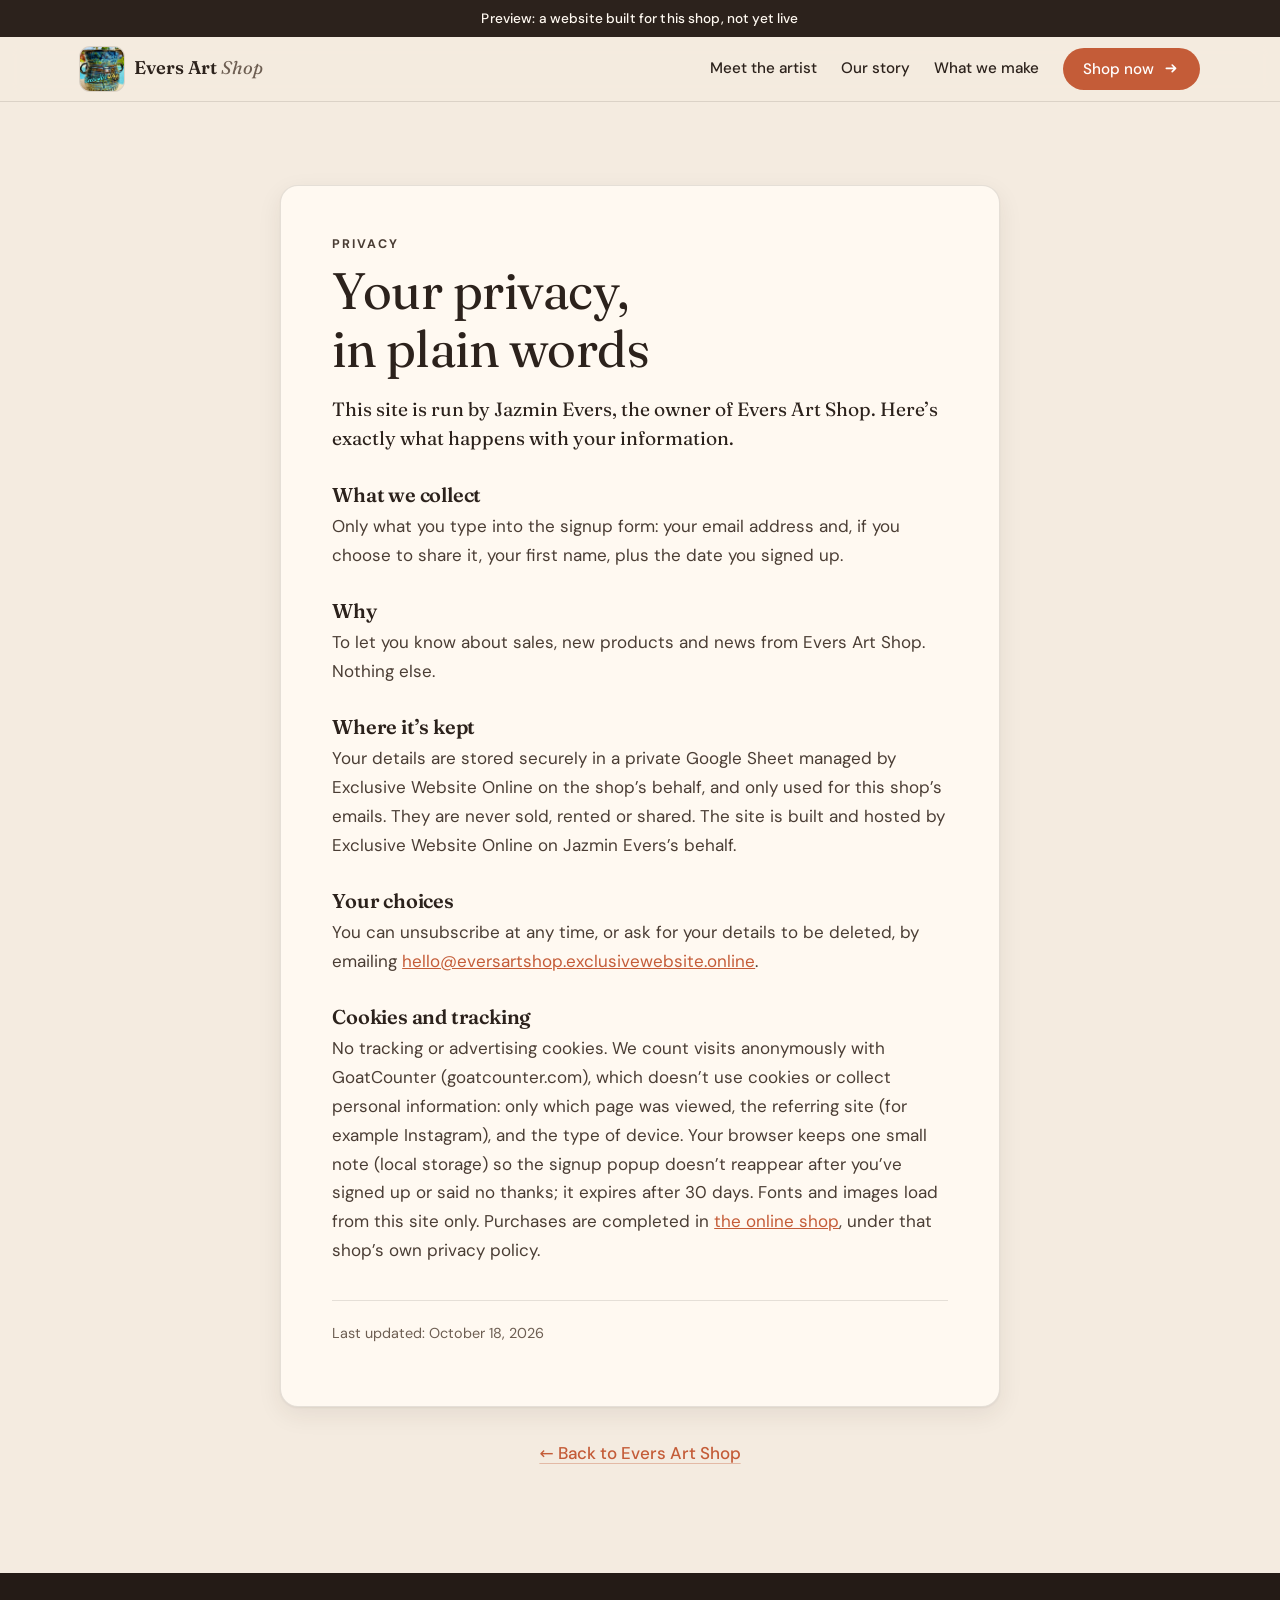
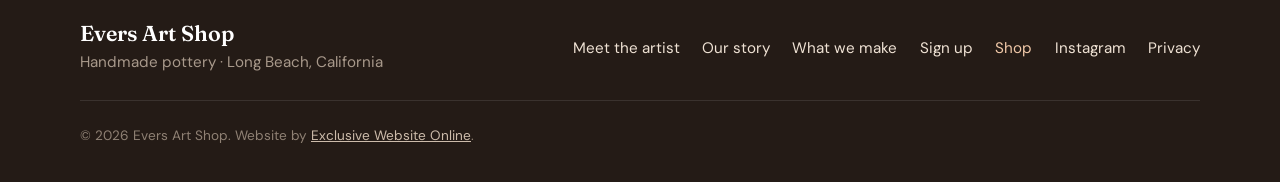
<file: privacy.html>
<!doctype html>
<html lang="en">
<head>
<meta name="robots" content="noindex, nofollow">
<title>Privacy · Evers Art Shop</title>
<meta name="description" content="How Evers Art Shop handles the email address you share when you sign up.">
<meta charset="utf-8">
<meta name="viewport" content="width=device-width, initial-scale=1">
<meta name="theme-color" content="#f6efe4">
<link rel="icon" href="data:image/svg+xml,%3Csvg xmlns='http://www.w3.org/2000/svg' viewBox='0 0 64 64'%3E%3Ccircle cx='32' cy='32' r='30' fill='%23c45c38'/%3E%3Ctext x='32' y='43' font-family='Georgia,serif' font-size='30' text-anchor='middle' fill='%23ffffff'%3EE%3C/text%3E%3C/svg%3E">

<link rel="preload" as="font" type="font/woff2" href="fonts/dm-sans-var.woff2" crossorigin>
<link rel="preload" as="font" type="font/woff2" href="fonts/fraunces-var.woff2" crossorigin>
<link rel="stylesheet" href="style.css">
<link rel="stylesheet" href="theme.css">
</head>
<body>
<a class="skip-link" href="#main">Skip to content</a>

<div class="sample-banner" role="note" style="background:#2c221c;color:#fff9f1;">
  Preview: a website built for this shop, not yet live
</div>

<header class="site-header">
  <div class="container header-inner">
    <a class="brand" href="./" aria-label="Evers Art Shop, home">
      <img class="brand-logo" src="img/logo.webp" alt="" width="44" height="44">
      <span class="brand-name">Evers Art <em>Shop</em></span>
    </a>
    <nav class="site-nav" aria-label="Main">
      <a href="./#maker">Meet the artist</a>
      <a href="./#story">Our story</a>
      <a href="./#make">What we make</a>
      <a class="btn btn-primary btn-shop js-shop nav-shop" href="https://www.etsy.com/shop/EversArtShop">Shop now<svg class="btn-arrow" viewBox="0 0 20 20" aria-hidden="true"><path d="M4 10h11m-4-4 4 4-4 4" fill="none" stroke="currentColor" stroke-width="2" stroke-linecap="round" stroke-linejoin="round"/></svg></a>
    </nav>
  </div>
</header>

<main id="main" class="legal">
  <div class="container">
    <article class="legal-card">
      <p class="eyebrow">Privacy</p>
      <h1>Your privacy, in plain words</h1>
      <p class="legal-intro">This site is run by Jazmin Evers, the owner of Evers Art Shop. Here&rsquo;s exactly what happens with your information.</p>

      <h2>What we collect</h2>
      <p>Only what you type into the signup form: your email address and, if you choose to share it, your first name, plus the date you signed up.</p>

      <h2>Why</h2>
      <p>To let you know about sales, new products and news from Evers Art Shop. Nothing else.</p>

      <h2>Where it&rsquo;s kept</h2>
      <p>Your details are stored securely in a private Google Sheet managed by Exclusive Website Online on the shop&rsquo;s behalf, and only used for this shop&rsquo;s emails. They are never sold, rented or shared. The site is built and hosted by Exclusive Website Online on Jazmin Evers&rsquo;s behalf.</p>

      <h2>Your choices</h2>
      <p>You can unsubscribe at any time, or ask for your details to be deleted, by emailing <a href="mailto:hello@eversartshop.exclusivewebsite.online">hello@eversartshop.exclusivewebsite.online</a>.</p>

      <h2>Cookies and tracking</h2>
      <p>No tracking or advertising cookies. We count visits anonymously with GoatCounter (goatcounter.com), which doesn&rsquo;t use cookies or collect personal information: only which page was viewed, the referring site (for example Instagram), and the type of device. Your browser keeps one small note (local storage) so the signup popup doesn&rsquo;t reappear after you&rsquo;ve signed up or said no thanks; it expires after 30 days. Fonts and images load from this site only. Purchases are completed in <a href="https://www.etsy.com/shop/EversArtShop" rel="noopener">the online shop</a>, under that shop&rsquo;s own privacy policy.</p>

      <p class="legal-updated">Last updated: October 18, 2026</p>
    </article>
    <p class="legal-back"><a class="link-secondary" href="./">&larr; Back to Evers Art Shop</a></p>
  </div>
</main>

<footer class="site-footer">
  <div class="container footer-inner">
    <div>
      <p class="footer-brand">Evers Art Shop</p>
      <p class="muted-light">Handmade pottery &middot; Long Beach, California</p>
    </div>
    <div class="footer-links">
      <a href="./#maker">Meet the artist</a>
      <a href="./#story">Our story</a>
      <a href="./#make">What we make</a>
      <a href="./#join">Sign up</a>
      <a class="js-shop" href="https://www.etsy.com/shop/EversArtShop">Shop</a>
      <a href="https://www.instagram.com/eversartshop/" target="_blank" rel="noopener">Instagram</a>
      <a href="privacy.html">Privacy</a>
    </div>
    <p class="footer-legal">&copy; <span id="year">2026</span> Evers Art Shop. Website by <a href="https://exclusivewebsite.online" rel="noopener">Exclusive Website Online</a>.</p>
  </div>
</footer>
<script src="main.js?v=20261008" defer></script>
<script>window.goatcounter={path:function(p){return location.host+p}}</script>
<script data-goatcounter="https://exclusivewebsite.goatcounter.com/count" async src="//gc.zgo.at/count.js"></script>
<script src="track.js?v=20261020" data-ewo-slug="eversartshop" defer></script>
</body>
</html>
</file>
<file: style.css>
/* ==========================================================================
   Exclusive Website Online shop template — shared styles.
   Per-shop colours & fonts live in theme.css (loaded after this file on every page).
   The :root values below are only fallbacks.
   ========================================================================== */
/* ---------- Self-hosted fonts (SIL Open Font License; latin subset). No Google requests. ---------- */
@font-face { font-family: "Fraunces"; font-style: normal; font-weight: 100 900; font-display: swap; src: url("fonts/fraunces-var.woff2") format("woff2"); unicode-range: U+0000-00FF, U+0131, U+0152-0153, U+02BB-02BC, U+02C6, U+02DA, U+02DC, U+0304, U+0308, U+0329, U+2000-206F, U+20AC, U+2122, U+2191, U+2193, U+2212, U+2215, U+FEFF, U+FFFD; }
@font-face { font-family: "Fraunces"; font-style: italic; font-weight: 100 900; font-display: swap; src: url("fonts/fraunces-italic-var.woff2") format("woff2"); unicode-range: U+0000-00FF, U+0131, U+0152-0153, U+02BB-02BC, U+02C6, U+02DA, U+02DC, U+0304, U+0308, U+0329, U+2000-206F, U+20AC, U+2122, U+2191, U+2193, U+2212, U+2215, U+FEFF, U+FFFD; }
@font-face { font-family: "DM Sans"; font-style: normal; font-weight: 100 1000; font-display: swap; src: url("fonts/dm-sans-var.woff2") format("woff2"); unicode-range: U+0000-00FF, U+0131, U+0152-0153, U+02BB-02BC, U+02C6, U+02DA, U+02DC, U+0304, U+0308, U+0329, U+2000-206F, U+20AC, U+2122, U+2191, U+2193, U+2212, U+2215, U+FEFF, U+FFFD; }
@font-face { font-family: "Caveat"; font-style: normal; font-weight: 500; font-display: swap; src: url("fonts/caveat-500.woff2") format("woff2"); unicode-range: U+0000-00FF, U+0131, U+0152-0153, U+02BB-02BC, U+02C6, U+02DA, U+02DC, U+0304, U+0308, U+0329, U+2000-206F, U+20AC, U+2122, U+2191, U+2193, U+2212, U+2215, U+FEFF, U+FFFD; }

:root {
  --color-bg: #f6efe4; --color-surface: #fffaf2; --color-ink: #2f241d;
  --color-muted: #6f6258; --color-accent: #b4623e; --color-accent-ink: #fff;
  --color-accent-2: #6f7d5c; --color-deep: #3a2b22;
  --font-display: "Fraunces", Georgia, serif;
  --font-body: "DM Sans", system-ui, -apple-system, "Segoe UI", sans-serif;
  --font-script: "Caveat", cursive;
  --radius: 14px;
  --container: 1120px;
  --shadow: 0 1px 2px rgba(47,36,29,.06), 0 8px 24px rgba(47,36,29,.08);
  --line: color-mix(in srgb, var(--color-ink) 12%, transparent);
}

*, *::before, *::after { box-sizing: border-box; }
html { scroll-behavior: smooth; -webkit-text-size-adjust: 100%; }
@media (prefers-reduced-motion: reduce) { html { scroll-behavior: auto; } * { transition: none !important; } }
body {
  margin: 0; background: var(--color-bg); color: var(--color-ink);
  font: 400 1.0625rem/1.7 var(--font-body);
  -webkit-font-smoothing: antialiased; text-rendering: optimizeLegibility;
}
img { max-width: 100%; height: auto; display: block; }
a { color: var(--color-accent); }
h1, h2, h3, h4 { text-wrap: balance; font-family: var(--font-display); font-weight: 600; line-height: 1.15; margin: 0 0 .5em; letter-spacing: -.01em; }
h2 { font-size: clamp(1.9rem, 1.3rem + 2.4vw, 2.9rem); }
h3 { font-size: clamp(1.5rem, 1.2rem + 1.2vw, 2rem); }
h4 { font-size: 1.25rem; }
p { margin: 0 0 1em; }
.container { width: min(100% - 2.5rem, var(--container)); margin-inline: auto; }
.section { padding: clamp(4rem, 3rem + 5vw, 7.5rem) 0; }
.center { text-align: center; }
.muted { color: var(--color-muted); }
.eyebrow {
  font: 700 .78rem/1.2 var(--font-body); letter-spacing: .16em; text-transform: uppercase;
  color: var(--color-accent); margin-bottom: .9rem;
}
.eyebrow--light { color: #f3d9c3; }

.skip-link { position: absolute; left: -9999px; top: 0; background: var(--color-ink); color: #fff; padding: .6rem 1rem; z-index: 100; }
.skip-link:focus { left: 1rem; top: 1rem; }
:focus-visible { outline: 3px solid color-mix(in srgb, var(--color-accent) 70%, white); outline-offset: 3px; }

/* ---------- Buttons ---------- */
.btn {
  display: inline-flex; align-items: center; justify-content: center; gap: .5rem;
  min-height: 48px; padding: .8rem 1.5rem; border-radius: 999px; border: 2px solid transparent;
  font: 700 1rem/1.2 var(--font-body); text-decoration: none; cursor: pointer;
  transition: transform .15s ease, background-color .15s ease, box-shadow .15s ease, color .15s ease;
}
.btn:hover { transform: translateY(-1px); }
.btn-primary { background: var(--color-accent); color: var(--color-accent-ink); box-shadow: 0 6px 18px color-mix(in srgb, var(--color-accent) 35%, transparent); }
.btn-primary:hover { background: color-mix(in srgb, var(--color-accent) 88%, black); }
.btn-ghost { color: #fff; border-color: rgba(255,255,255,.75); background: rgba(255,255,255,.06); backdrop-filter: blur(4px); }
.btn-ghost:hover { background: rgba(255,255,255,.18); }
.btn-outline { color: var(--color-ink); border-color: var(--color-ink); background: transparent; }
.btn-outline:hover { background: var(--color-ink); color: var(--color-bg); }
.btn-small { min-height: 40px; padding: .5rem 1rem; font-size: .9rem; background: var(--color-ink); color: var(--color-bg); }
.btn-block { width: 100%; }
.btn[disabled] { opacity: .65; cursor: progress; transform: none; }
.text-link { color: var(--color-ink); font-weight: 500; }

/* ---------- Sample banner ---------- */
.sample-banner {
  background: #2b211b; color: #f6e6d4; text-align: center;
  font: 500 .85rem/1.4 var(--font-body); padding: .55rem 1rem; letter-spacing: .01em;
}

/* ---------- Header ---------- */
.site-header {
  position: sticky; top: 0; z-index: 50;
  background: color-mix(in srgb, var(--color-bg) 88%, transparent);
  backdrop-filter: saturate(1.4) blur(10px); -webkit-backdrop-filter: saturate(1.4) blur(10px);
  border-bottom: 1px solid var(--line);
}
.header-inner { display: flex; align-items: center; justify-content: space-between; gap: 1rem; min-height: 64px; }
.brand { display: inline-flex; align-items: center; gap: .6rem; text-decoration: none; color: var(--color-ink); }
.brand-mark {
  display: grid; place-items: center; width: 36px; height: 36px; border-radius: 50%;
  background: var(--color-accent); color: var(--color-accent-ink);
  font: 600 1.15rem/1 var(--font-display);
}
.brand-logo {
  display: block; width: 44px; height: 44px; flex: none; border-radius: 10px; object-fit: cover;
  background: #fff; box-shadow: 0 0 0 1px var(--line);
}
.brand-name { font: 600 1.15rem/1 var(--font-display); white-space: nowrap; }
.brand-name em { font-style: italic; font-weight: 400; color: var(--color-muted); }
.site-nav { display: flex; align-items: center; gap: 1.5rem; }
.site-nav a { color: var(--color-ink); text-decoration: none; font-weight: 500; font-size: .95rem; }
.site-nav a:hover { color: var(--color-accent); }
@media (max-width: 640px) {
  .site-nav a:not(.nav-shop) { display: none; }
  .brand-name em { display: none; }
}

/* ---------- Hero ---------- */
.hero { position: relative; isolation: isolate; min-height: clamp(560px, 86vh, 780px); display: flex; align-items: flex-end; color: #fff; overflow: hidden; }
.hero-img { position: absolute; inset: 0; width: 100%; height: 100%; object-fit: cover; object-position: 50% 45%; z-index: -2; }
.hero-overlay { position: absolute; inset: 0; z-index: -1;
  background:
    linear-gradient(90deg, rgba(30,20,14,.45) 0%, rgba(30,20,14,0) 60%),
    linear-gradient(180deg, rgba(30,20,14,.15) 0%, rgba(30,20,14,.25) 40%, rgba(30,20,14,.85) 100%); }
.hero-content { padding: 6rem 0 clamp(3rem, 2rem + 4vw, 5.5rem); }
.hero h1 { font-size: clamp(2.8rem, 1.6rem + 6vw, 5.6rem); font-weight: 400; letter-spacing: -.025em; margin-bottom: .25em; text-shadow: 0 2px 30px rgba(0,0,0,.25); }
.hero-tagline { font-size: clamp(1.15rem, 1rem + .6vw, 1.4rem); max-width: 34ch; line-height: 1.5; color: #fbeee2; margin-bottom: 2rem; }
.hero-actions { display: flex; flex-wrap: wrap; gap: .8rem; }

/* ---------- Meet the artist ---------- */
.maker { position: relative; padding: 0 0 clamp(3.5rem, 2.5rem + 4vw, 6rem); }
.maker-grid { display: grid; gap: 2rem; grid-template-columns: 1fr; align-items: center; }
.maker-photo { margin: -3.5rem auto 0; position: relative; z-index: 2; width: min(100%, 420px); }
.maker-photo img {
  width: 100%; aspect-ratio: 4 / 5; object-fit: cover; object-position: 50% 15%;
  border-radius: 22px; border: 6px solid var(--color-surface);
  box-shadow: 0 2px 4px rgba(47,36,29,.08), 0 24px 50px rgba(47,36,29,.22);
}
.maker-badge {
  position: absolute; left: 50%; bottom: -1.3rem; transform: translateX(-50%);
  display: flex; flex-direction: column; align-items: center; white-space: nowrap;
  background: var(--color-ink); color: var(--color-bg); border-radius: 999px;
  padding: .6rem 1.5rem; box-shadow: 0 10px 24px rgba(47,36,29,.25); line-height: 1.25;
}
.maker-badge strong { font: 600 1.05rem/1.2 var(--font-display); }
.maker-badge span { font-size: .78rem; letter-spacing: .12em; text-transform: uppercase; color: #e8c9ae; }
.maker-text { padding-top: 1.5rem; }
.maker-text h2 { font-size: clamp(2.2rem, 1.5rem + 3vw, 3.4rem); margin-bottom: .15em; }
.maker-role { font: 500 1.35rem/1.3 var(--font-script); font-size: 1.6rem; color: var(--color-accent); margin-bottom: 1.2rem; }
.ig-bio {
  display: flex; gap: .75rem; align-items: flex-start; background: var(--color-surface);
  border: 1px solid var(--line); border-radius: var(--radius); padding: .9rem 1.1rem; color: var(--color-ink); font-size: .98rem; line-height: 1.5;
}
.ig-bio svg { width: 22px; height: 22px; flex: none; color: var(--color-accent); margin-top: .1rem; }
.maker-facts { list-style: none; padding: 0; margin: 1.6rem 0 0; display: grid; grid-template-columns: repeat(3, 1fr); gap: .75rem; }
.maker-facts li { display: flex; flex-direction: column; border-left: 2px solid color-mix(in srgb, var(--color-accent) 45%, transparent); padding-left: .8rem; }
.maker-facts strong { font: 400 1.7rem/1.1 var(--font-display); color: var(--color-ink); }
.maker-facts span { font-size: .82rem; color: var(--color-muted); line-height: 1.3; }
@media (min-width: 860px) {
  .maker-grid { grid-template-columns: 6fr 5fr; gap: clamp(3rem, 2rem + 4vw, 6rem); align-items: start; }
  .maker-photo { order: 2; margin: -9rem 0 0; width: 100%; max-width: 440px; justify-self: end; }
  .maker-text { padding-top: clamp(3.5rem, 2rem + 3vw, 5rem); }
}

/* Block labels inside the story (01 How it started, ...) */
.block-label { display: inline-flex; align-items: center; gap: .6rem; font: 700 .8rem/1.2 var(--font-body); letter-spacing: .14em; text-transform: uppercase; color: var(--color-accent-2); margin-bottom: .9rem; }
.block-label span { display: grid; place-items: center; width: 2rem; height: 2rem; border-radius: 50%; background: color-mix(in srgb, var(--color-accent-2) 14%, transparent); color: var(--color-accent-2); letter-spacing: 0; font-size: .78rem; }
.values-head { text-align: center; margin-top: clamp(4rem, 3rem + 4vw, 6rem); }
.values-head + .values { margin-top: 1.75rem; }

/* ---------- Story ---------- */
.story-grid { display: grid; gap: clamp(2rem, 1rem + 4vw, 5rem); align-items: center; grid-template-columns: 1fr; }
@media (min-width: 860px) { .story-grid { grid-template-columns: 5fr 6fr; } }
.story-photo { margin: 0; order: 2; }
.story-photo img { border-radius: var(--radius); box-shadow: var(--shadow); width: 100%; aspect-ratio: 4 / 5; object-fit: cover; }
.photo-frame { position: relative; isolation: isolate; margin-right: .8rem; }
.photo-frame::before { content: ""; position: absolute; inset: .8rem -.8rem -.8rem .8rem; border: 2px solid color-mix(in srgb, var(--color-accent) 40%, transparent); border-radius: var(--radius); z-index: -1; }
@media (min-width: 860px) { .story-photo { order: 0; } .photo-frame { margin-right: 1.2rem; } .photo-frame::before { inset: 1.2rem -1.2rem -1.2rem 1.2rem; } }
.story-photo figcaption { font: 500 1.35rem/1.3 var(--font-script); color: var(--color-muted); margin-top: 1.8rem; text-align: center; }
.story-text h3, .process-text h3 { max-width: 18ch; }
.lead { font: 400 clamp(1.2rem, 1.05rem + .5vw, 1.4rem)/1.55 var(--font-display); color: var(--color-ink); }
.story-text p:not(.lead):not(.eyebrow):not(.signature) { color: #4a3d34; }
.signature { font: 500 2.2rem/1 var(--font-script); color: var(--color-accent); margin-top: 1.5rem; }

.process { display: grid; gap: clamp(2rem, 1rem + 3vw, 4rem); align-items: center; margin-top: clamp(4rem, 3rem + 4vw, 7rem); }
@media (min-width: 860px) { .process { grid-template-columns: 6fr 5fr; } }
.process-media img { border-radius: var(--radius); box-shadow: var(--shadow); width: 100%; aspect-ratio: 3 / 2; object-fit: cover; }
.steps { list-style: none; padding: 0; margin: 1.5rem 0 0; counter-reset: step; display: grid; gap: 1.1rem; }
.steps li { counter-increment: step; position: relative; padding-left: 3.2rem; color: #4a3d34; }
.steps li::before {
  content: counter(step); position: absolute; left: 0; top: .05rem;
  width: 2.2rem; height: 2.2rem; border-radius: 50%; display: grid; place-items: center;
  font: 600 1rem/1 var(--font-display); color: var(--color-accent);
  border: 1.5px solid color-mix(in srgb, var(--color-accent) 50%, transparent); background: var(--color-surface);
}
.steps strong { color: var(--color-ink); }

.values { display: grid; gap: 1.25rem; margin-top: clamp(4rem, 3rem + 4vw, 6rem); grid-template-columns: 1fr; }
@media (min-width: 760px) { .values { grid-template-columns: repeat(3, 1fr); } }
.value { background: var(--color-surface); border: 1px solid var(--line); border-radius: var(--radius); padding: 1.8rem; }
.value-icon { width: 40px; height: 40px; color: var(--color-accent-2); margin-bottom: .9rem; }
.value p { color: var(--color-muted); margin: 0; font-size: 1rem; }
@media (max-width: 759px) {
  .value { display: grid; grid-template-columns: 40px 1fr; column-gap: 1rem; padding: 1.3rem 1.3rem; }
  .value-icon { grid-row: span 2; margin: 0; }
  .value h4 { margin-bottom: .2rem; }
}

/* ---------- Quote ---------- */
.quote-band { background: var(--color-accent-2); color: #fff; padding: clamp(3.5rem, 2.5rem + 4vw, 5.5rem) 0; text-align: center; }
.quote-band blockquote { margin: 0 auto; max-width: 780px; }
.quote-band p { font: 400 italic clamp(1.4rem, 1.1rem + 1.4vw, 2.1rem)/1.4 var(--font-display); margin-bottom: 1rem; }
.quote-band cite { font-style: normal; font-size: .95rem; opacity: .85; letter-spacing: .02em; }

/* ---------- What we make (categories) ---------- */
.section-head { text-align: center; max-width: 640px; margin: 0 auto 3rem; }
.categories { list-style: none; padding: 0; margin: 0 0 3rem; display: grid; gap: 1.25rem; grid-template-columns: 1fr; }
@media (min-width: 640px) { .categories { grid-template-columns: repeat(2, 1fr); gap: 1.5rem; } }
@media (min-width: 1000px) { .categories { grid-template-columns: repeat(4, 1fr); } }
.category { background: var(--color-surface); border: 1px solid var(--line); border-radius: var(--radius); overflow: hidden; display: flex; flex-direction: column; }
.category img { width: 100%; aspect-ratio: 4 / 3; object-fit: cover; }
.category-body { padding: 1.2rem 1.3rem 1.4rem; }
.category h3 { font-size: 1.3rem; margin-bottom: .35rem; }
.category p { margin: 0; color: var(--color-muted); font-size: .97rem; line-height: 1.55; }
@media (max-width: 639px) {
  .category { flex-direction: row; align-items: stretch; }
  .category img { width: 38%; aspect-ratio: auto; min-height: 100%; flex: none; }
  .category-body { padding: 1rem 1.05rem; }
  .category h3 { font-size: 1.12rem; }
  .category p { font-size: .9rem; line-height: 1.45; }
}

/* ---------- Join / signup ---------- */
.join { background: var(--color-deep); color: #f6ece2; position: relative; overflow: hidden; }
.join::before { content: ""; position: absolute; width: 520px; height: 520px; border-radius: 50%; right: -160px; top: -200px; background: radial-gradient(circle, color-mix(in srgb, var(--color-accent) 45%, transparent), transparent 70%); opacity: .55; pointer-events: none; }
.join-inner { position: relative; display: grid; gap: 2.5rem; align-items: center; }
@media (min-width: 860px) { .join-inner { grid-template-columns: 1fr 1fr; gap: 4rem; } }
.join h2 { color: #fff; }
.join-copy p:not(.eyebrow) { color: #e2d3c4; font-size: 1.1rem; max-width: 42ch; }
.join-box { background: var(--color-surface); color: var(--color-ink); border-radius: calc(var(--radius) + 4px); padding: clamp(1.5rem, 1rem + 2vw, 2.4rem); box-shadow: 0 30px 60px rgba(0,0,0,.25); }
.field { margin-bottom: 1rem; }
.field label, .export-login label { display: block; font-weight: 700; font-size: .92rem; margin-bottom: .35rem; }
.optional { font-weight: 400; color: var(--color-muted); }
.field input, .export-login input {
  width: 100%; min-height: 50px; padding: .75rem 1rem; font: inherit; font-size: 1rem; color: var(--color-ink);
  background: #fff; border: 1.5px solid color-mix(in srgb, var(--color-ink) 20%, transparent); border-radius: 10px;
  transition: border-color .15s ease, box-shadow .15s ease;
}
.field input:focus, .export-login input:focus { outline: none; border-color: var(--color-accent); box-shadow: 0 0 0 4px color-mix(in srgb, var(--color-accent) 18%, transparent); }
.field input[aria-invalid="true"] { border-color: #b3261e; }
.hp { position: absolute !important; left: -10000px !important; width: 1px; height: 1px; overflow: hidden; }
.signup .btn-block { margin-top: .4rem; }
.form-msg { min-height: 1.2em; margin: .8rem 0 0; font-size: .95rem; font-weight: 500; }
.form-msg:empty { margin: 0; min-height: 0; }
.form-msg.is-error { color: #b3261e; }
.fine-print { font-size: .82rem; color: var(--color-muted); margin: .9rem 0 0; line-height: 1.5; }
.signup-success { text-align: center; }
.signup-success:focus { outline: none; }
.success-title { font: 600 1.8rem/1.2 var(--font-display); margin-bottom: .4rem; }
.success-msg { color: var(--color-muted); }
.code-label { font-size: .9rem; font-weight: 700; margin: 1.2rem 0 .5rem; }
.code-row { display: flex; align-items: center; justify-content: center; gap: .6rem; margin-bottom: 1.4rem; flex-wrap: wrap; }
.code-box {
  display: inline-block; font: 700 1.5rem/1 ui-monospace, "SFMono-Regular", Menlo, Consolas, monospace; letter-spacing: .12em;
  padding: .8rem 1.2rem; border: 2px dashed var(--color-accent); border-radius: 10px; background: color-mix(in srgb, var(--color-accent) 7%, white); color: var(--color-ink);
}

/* ---------- Closing CTA ---------- */
.closing-inner { text-align: center; max-width: 640px; display: flex; flex-direction: column; align-items: center; }
.closing-avatar { width: 88px; height: 88px; border-radius: 50%; object-fit: cover; object-position: 50% 15%; border: 4px solid var(--color-surface); box-shadow: var(--shadow); margin-bottom: 1.2rem; }
.closing h2 { margin-bottom: .4em; }
.closing .muted { max-width: 46ch; margin-bottom: 1.8rem; }
.closing-social { margin: 1.4rem 0 0; }

/* ---------- Footer ---------- */
.site-footer { background: #241b16; color: #d9cbbd; padding: 3rem 0 2.2rem; font-size: .95rem; }
.footer-inner { display: grid; gap: 1.5rem; }
@media (min-width: 760px) { .footer-inner { grid-template-columns: 1fr auto; align-items: center; } .footer-legal { grid-column: 1 / -1; } }
.footer-brand { font: 600 1.35rem/1.2 var(--font-display); color: #fff; margin-bottom: .2rem; }
.muted-light { color: #a8998b; margin: 0; }
.footer-links { display: flex; gap: 1.4rem; flex-wrap: wrap; }
.footer-links a { color: #efe2d4; text-decoration: none; }
.footer-links a:hover { color: #fff; text-decoration: underline; }
.footer-legal { border-top: 1px solid rgba(255,255,255,.1); padding-top: 1.4rem; margin: 0; color: #8f8174; font-size: .85rem; }
.footer-legal a { color: #cdbcab; }

/* ---------- Plain pages (thank-you fallback, export) ---------- */
.plain-page { min-height: 100vh; display: grid; place-items: center; padding: 2rem 1.25rem; }
.plain-card { background: var(--color-surface); border: 1px solid var(--line); border-radius: calc(var(--radius) + 4px); box-shadow: var(--shadow); padding: clamp(1.6rem, 1rem + 3vw, 3rem); width: min(100%, 520px); text-align: center; }
.plain-card--wide { width: min(100%, 820px); text-align: left; }
.plain-card h1 { font-size: clamp(1.8rem, 1.4rem + 1.5vw, 2.4rem); }
.plain-card .code-box { margin-bottom: 1.4rem; }
.export-login { display: grid; gap: .6rem; max-width: 360px; margin-top: 1.5rem; }
.export-login .btn { margin-top: .4rem; }
.export-actions { display: flex; align-items: center; gap: 1.2rem; flex-wrap: wrap; margin: 1.2rem 0 1.8rem; }
.table-wrap { overflow-x: auto; border: 1px solid var(--line); border-radius: 10px; }
table { width: 100%; border-collapse: collapse; font-size: .92rem; }
th, td { text-align: left; padding: .65rem .9rem; border-bottom: 1px solid var(--line); white-space: nowrap; }
th { background: color-mix(in srgb, var(--color-ink) 5%, transparent); font-weight: 700; }
tr:last-child td { border-bottom: 0; }
code { background: color-mix(in srgb, var(--color-ink) 7%, transparent); padding: .1em .35em; border-radius: 5px; font-size: .92em; }
section[id] { scroll-margin-top: 72px; }
@media (max-width: 859px) { .hero-content { padding-bottom: 5.5rem; } }

/* ==========================================================================
   Primary CTA = shop link. Secondary actions are quiet text links.
   ========================================================================== */
.btn-shop { gap: .55rem; }
.btn-arrow { width: 1.1em; height: 1.1em; flex: none; transition: transform .15s ease; }
.btn-shop:hover .btn-arrow { transform: translateX(3px); }
.btn-lg { min-height: 56px; padding: 1rem 2rem; font-size: 1.08rem; }
.site-nav .nav-shop { color: var(--color-accent-ink); min-height: 42px; padding: .55rem 1.15rem; font-size: .95rem; box-shadow: none; }
.site-nav .nav-shop:hover { color: var(--color-accent-ink); }
.hero-actions { align-items: center; gap: 1.1rem 1.6rem; }
.link-secondary { display: inline-flex; align-items: center; gap: .45rem; color: var(--color-ink); font-weight: 500; text-decoration: underline; text-decoration-color: color-mix(in srgb, currentColor 35%, transparent); text-underline-offset: .25em; }
.link-secondary:hover { text-decoration-color: currentColor; }
.link-secondary svg { width: 20px; height: 20px; }
.link-secondary--light { color: #fbeee2; }
.shop-cta { display: flex; flex-direction: column; align-items: center; gap: .8rem; text-align: center; }
.shop-cta .small { font-size: .9rem; margin: 0; }
.footer-links .js-shop { color: #f0c8a8; }

/* ==========================================================================
   Shop popup (native <dialog>)
   ========================================================================== */
html.modal-open { overflow: hidden; }
.shop-modal {
  border: 0; padding: 0; background: transparent; color: var(--color-ink);
  width: min(100% - 2rem, 460px); max-height: calc(100% - 2rem); overflow: visible;
}
.shop-modal::backdrop { background: rgba(28, 19, 13, .62); backdrop-filter: blur(3px); }
.shop-modal[open] { animation: modal-in .22s ease-out; }
@keyframes modal-in { from { opacity: 0; transform: translateY(12px) scale(.98); } to { opacity: 1; transform: none; } }
@media (prefers-reduced-motion: reduce) { .shop-modal[open] { animation: none; } }
.modal-card {
  position: relative; background: var(--color-surface); border-radius: 20px;
  padding: 2rem 1.6rem 1.5rem; text-align: center; max-height: calc(100dvh - 2rem); overflow-y: auto; overscroll-behavior: contain;
  box-shadow: 0 30px 80px rgba(0,0,0,.35);
}
@media (min-width: 520px) { .modal-card { padding: 2.4rem 2.4rem 1.8rem; } }
.modal-close {
  position: absolute; top: .7rem; right: .7rem; width: 44px; height: 44px; display: grid; place-items: center;
  border: 0; border-radius: 50%; background: transparent; color: var(--color-muted); cursor: pointer;
}
.modal-close:hover { background: color-mix(in srgb, var(--color-ink) 7%, transparent); color: var(--color-ink); }
.modal-close svg { width: 22px; height: 22px; }
.modal-avatar { width: 76px; height: 76px; border-radius: 50%; object-fit: cover; object-position: 50% 15%; margin: 0 auto .9rem; border: 3px solid #fff; box-shadow: var(--shadow); }
.shop-modal .eyebrow { margin-bottom: .4rem; }
.shop-modal h2 { font-size: clamp(1.6rem, 1.3rem + 1.2vw, 2rem); margin-bottom: .35em; }
.modal-lead { color: var(--color-muted); font-size: 1rem; line-height: 1.55; margin-bottom: 1.3rem; }
.shop-modal .signup { text-align: left; }
.shop-modal .field { margin-bottom: .8rem; }
.modal-skip { display: inline-block; margin-top: 1rem; padding: .5rem .25rem; color: var(--color-muted); font-size: .95rem; font-weight: 500; text-decoration: underline; text-underline-offset: .25em; }
.modal-skip:hover { color: var(--color-ink); }
.shop-modal .fine-print { margin-top: .4rem; }
.shop-modal .signup-success { padding-top: .5rem; }
.shop-modal .code-row { margin-bottom: 1.2rem; }
.btn-dark { background: var(--color-ink); color: var(--color-bg); }
.btn-dark:hover { background: color-mix(in srgb, var(--color-ink) 85%, white); }

/* ---------- Consent note under signup forms ---------- */
.consent { font-size: .8rem; line-height: 1.5; color: var(--color-muted); margin: .8rem 0 0; }
.consent a { color: inherit; text-decoration: underline; text-underline-offset: .2em; }
.consent a:hover { color: var(--color-ink); }
.shop-modal .consent { text-align: center; }

/* ---------- Privacy page ---------- */
.legal { padding: clamp(3rem, 2rem + 4vw, 5.5rem) 0 clamp(4rem, 3rem + 4vw, 6rem); }
.legal-card { width: min(100%, 720px); margin: 0 auto; background: var(--color-surface); border: 1px solid var(--line); border-radius: calc(var(--radius) + 4px); padding: clamp(1.6rem, 1rem + 3vw, 3.2rem); box-shadow: var(--shadow); }
.legal h1 { font-size: clamp(2.2rem, 1.6rem + 2.5vw, 3.2rem); font-weight: 400; margin-bottom: .3em; }
.legal .legal-intro { font: 400 1.2rem/1.55 var(--font-display); color: var(--color-ink); margin-bottom: 1.8rem; }
.legal h2 { font-size: 1.25rem; margin: 1.8rem 0 .4rem; }
.legal p { color: #4a3d34; margin-bottom: .6rem; }
.legal .legal-updated { margin-top: 2.2rem; padding-top: 1.2rem; border-top: 1px solid var(--line); font-size: .9rem; color: var(--color-muted); }
.legal a { color: var(--color-accent); }
.legal-back { text-align: center; margin: 2rem 0 0; }

/* ---------- Testimonials slider ---------- */
.testimonials { text-align: left; }
.testimonials-head { display: flex; align-items: end; justify-content: space-between; gap: 1rem; flex-wrap: wrap; margin-bottom: 1.6rem; }
.testimonials-head .eyebrow { color: inherit; opacity: .85; margin: 0 0 .35rem; }
.testimonials-head h2 { color: #fff; margin: 0; font: 500 clamp(1.6rem, 1.2rem + 1.4vw, 2.3rem)/1.2 var(--font-display); }
.t-controls { display: flex; align-items: center; gap: .5rem; }
.t-btn {
  display: grid; place-items: center; width: 44px; height: 44px; border-radius: 50%; cursor: pointer;
  border: 1px solid rgba(255,255,255,.55); background: transparent; color: #fff; padding: 0;
}
.t-btn:hover { background: rgba(255,255,255,.14); }
.t-btn:focus-visible, .t-dot:focus-visible, .t-track:focus-visible { outline: 3px solid #fff; outline-offset: 3px; }
.t-btn svg { width: 20px; height: 20px; }
.t-btn[hidden], .t-controls[hidden] { display: none; }
.t-track {
  display: flex; gap: 1.25rem; overflow-x: auto; scroll-snap-type: x mandatory; scroll-behavior: smooth;
  overscroll-behavior-x: contain; -webkit-overflow-scrolling: touch; scrollbar-width: none;
  list-style: none; margin: 0; padding: .25rem 0 1rem;
}
.t-track::-webkit-scrollbar { display: none; }
.t-slide {
  flex: 0 0 100%; scroll-snap-align: start; display: flex; flex-direction: column; justify-content: space-between;
  gap: 1.1rem; margin: 0; padding: 1.6rem 1.5rem 1.4rem; border-radius: var(--radius, 14px);
  background: rgba(255,255,255,.1); border: 1px solid rgba(255,255,255,.22);
}
@media (min-width: 700px) { .t-slide { flex-basis: calc((100% - 1.25rem) / 2); } }
@media (min-width: 1020px) { .t-slide { flex-basis: calc((100% - 2.5rem) / 3); } }
.testimonials .t-stars { font: 400 1rem/1 var(--font-body, inherit); color: #ffd98a; letter-spacing: .12em; font-size: 1rem; line-height: 1; margin: 0 0 .7rem; }
.t-slide blockquote { margin: 0; }
.testimonials .t-slide blockquote p { font: 400 italic clamp(1.05rem, 1rem + .3vw, 1.2rem)/1.55 var(--font-display); margin: 0; }
.testimonials .t-name { margin: 0; font: 600 1rem/1.3 var(--font-body, inherit); font-style: normal; letter-spacing: .02em; }
.t-name::before { content: "\2014\00a0"; opacity: .8; }
.t-dots { display: flex; justify-content: center; gap: .15rem; margin-top: .4rem; }
.t-dot { width: 28px; height: 28px; border: 0; background: transparent; padding: 0; cursor: pointer; display: grid; place-items: center; }
.t-dot::before { content: ""; width: 9px; height: 9px; border-radius: 50%; background: rgba(255,255,255,.45); transition: transform .2s, background .2s; }
.t-dot[aria-current="true"]::before { background: #fff; transform: scale(1.3); }
@media (prefers-reduced-motion: reduce) {
  .t-track { scroll-behavior: auto; }
  .t-dot::before { transition: none; }
}

/* EWO Editor: signup offer + code */
.ewo-offer { font-weight: 700; margin-top: .6rem; }
.ewo-code { margin: .8rem 0; font-size: 1.05rem; }
.ewo-code strong { letter-spacing: .06em; padding: .15em .55em; border: 1.5px dashed currentColor; border-radius: 6px; }

/* popup-skip 2026-10-20 */
.modal-card:focus { outline: none; }
.modal-skip-top { position: absolute; top: .9rem; left: 1rem; padding: .45rem .3rem; font-size: .9rem; font-weight: 600; color: var(--color-muted); text-decoration: underline; text-underline-offset: .2em; z-index: 1; }
.modal-skip-top:hover, .modal-skip-top:focus-visible { color: var(--color-ink); }
.shop-modal .modal-card { padding-top: 3.4rem; }
</file>
<file: theme.css>
/* Evers Art Shop — warm clay / coastal Long Beach pottery */
:root {
  --color-bg:        #f4ebe0;
  --color-surface:   #fff9f1;
  --color-ink:       #2c221c;
  --color-muted:     #6d5e52;
  --color-accent:    #c45c38;
  --color-accent-ink:#ffffff;
  --color-accent-2:  #5a7a8c;
  --color-deep:      #3a2a22;
  --font-display: "Fraunces", Georgia, "Times New Roman", serif;
  --font-body:    "DM Sans", system-ui, -apple-system, "Segoe UI", sans-serif;
  --font-script:  "Caveat", "Segoe Script", cursive;
  --radius: 14px;
}
</file>
